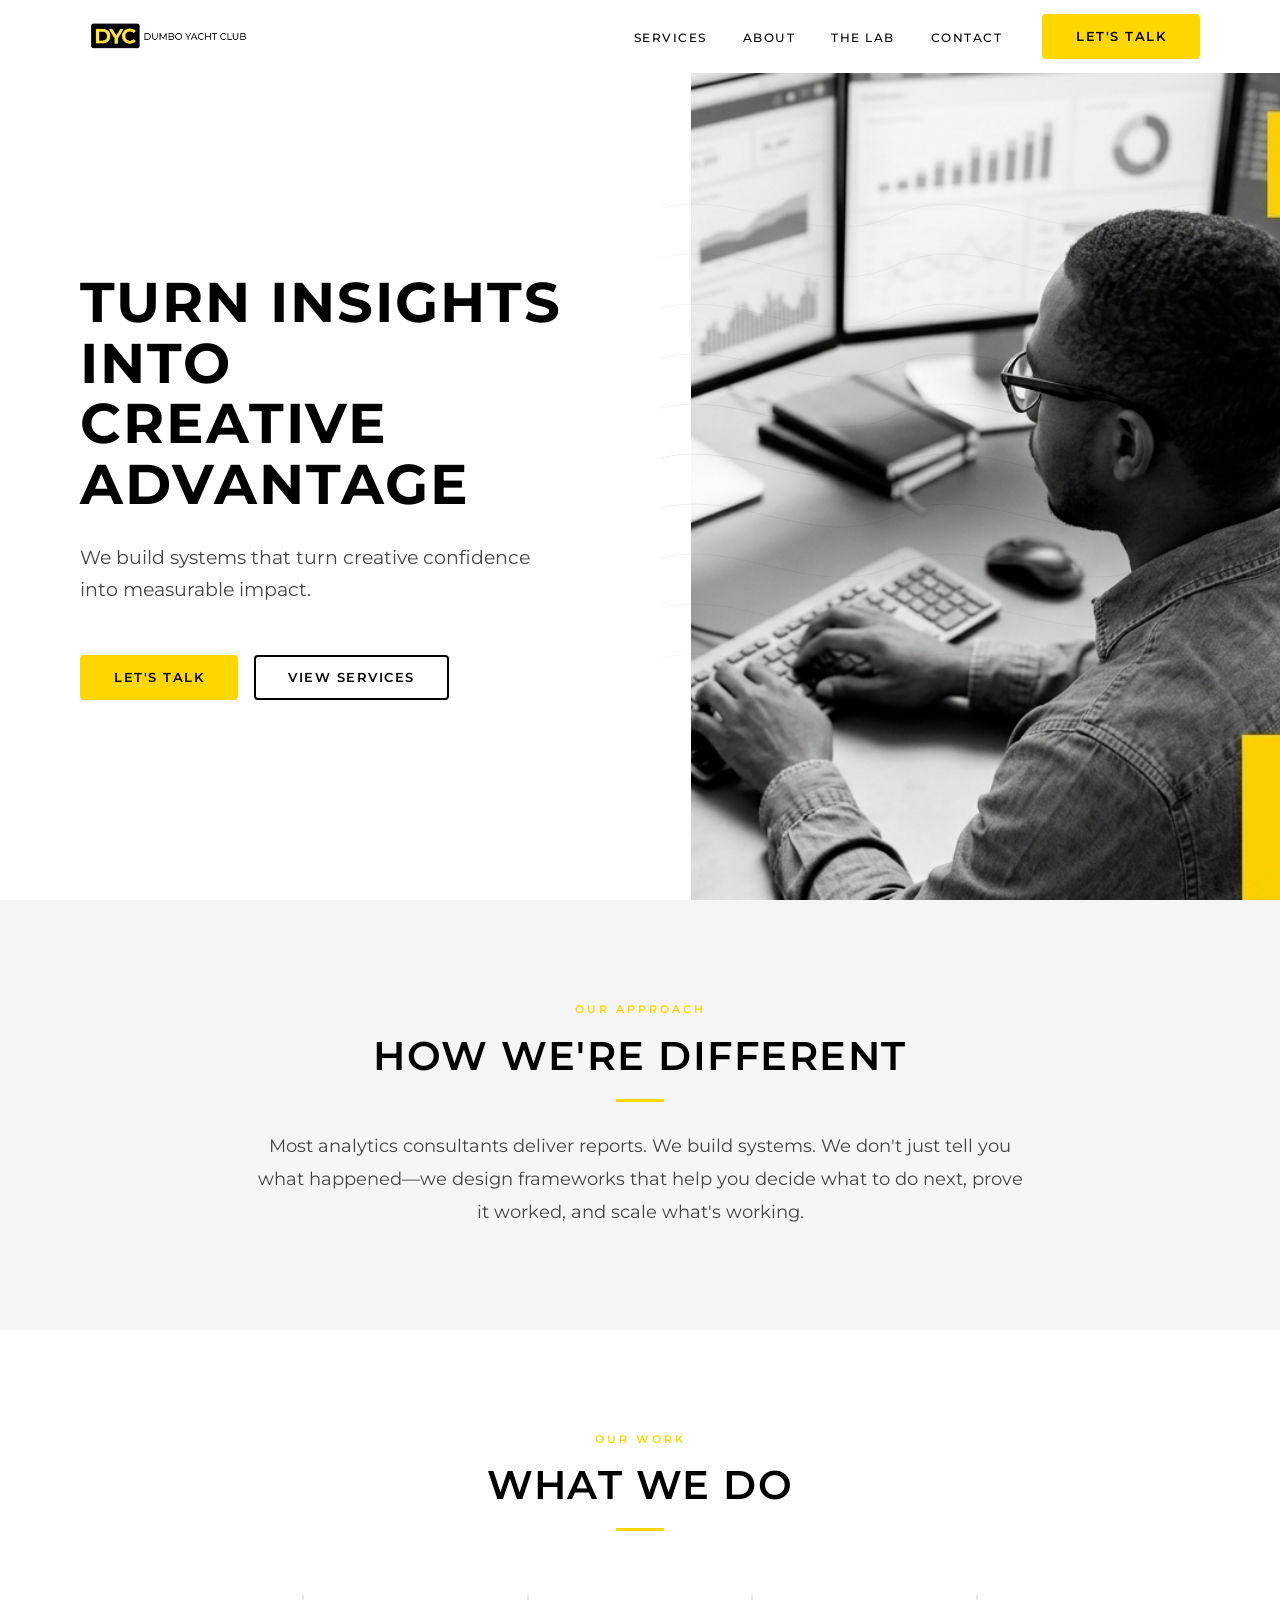
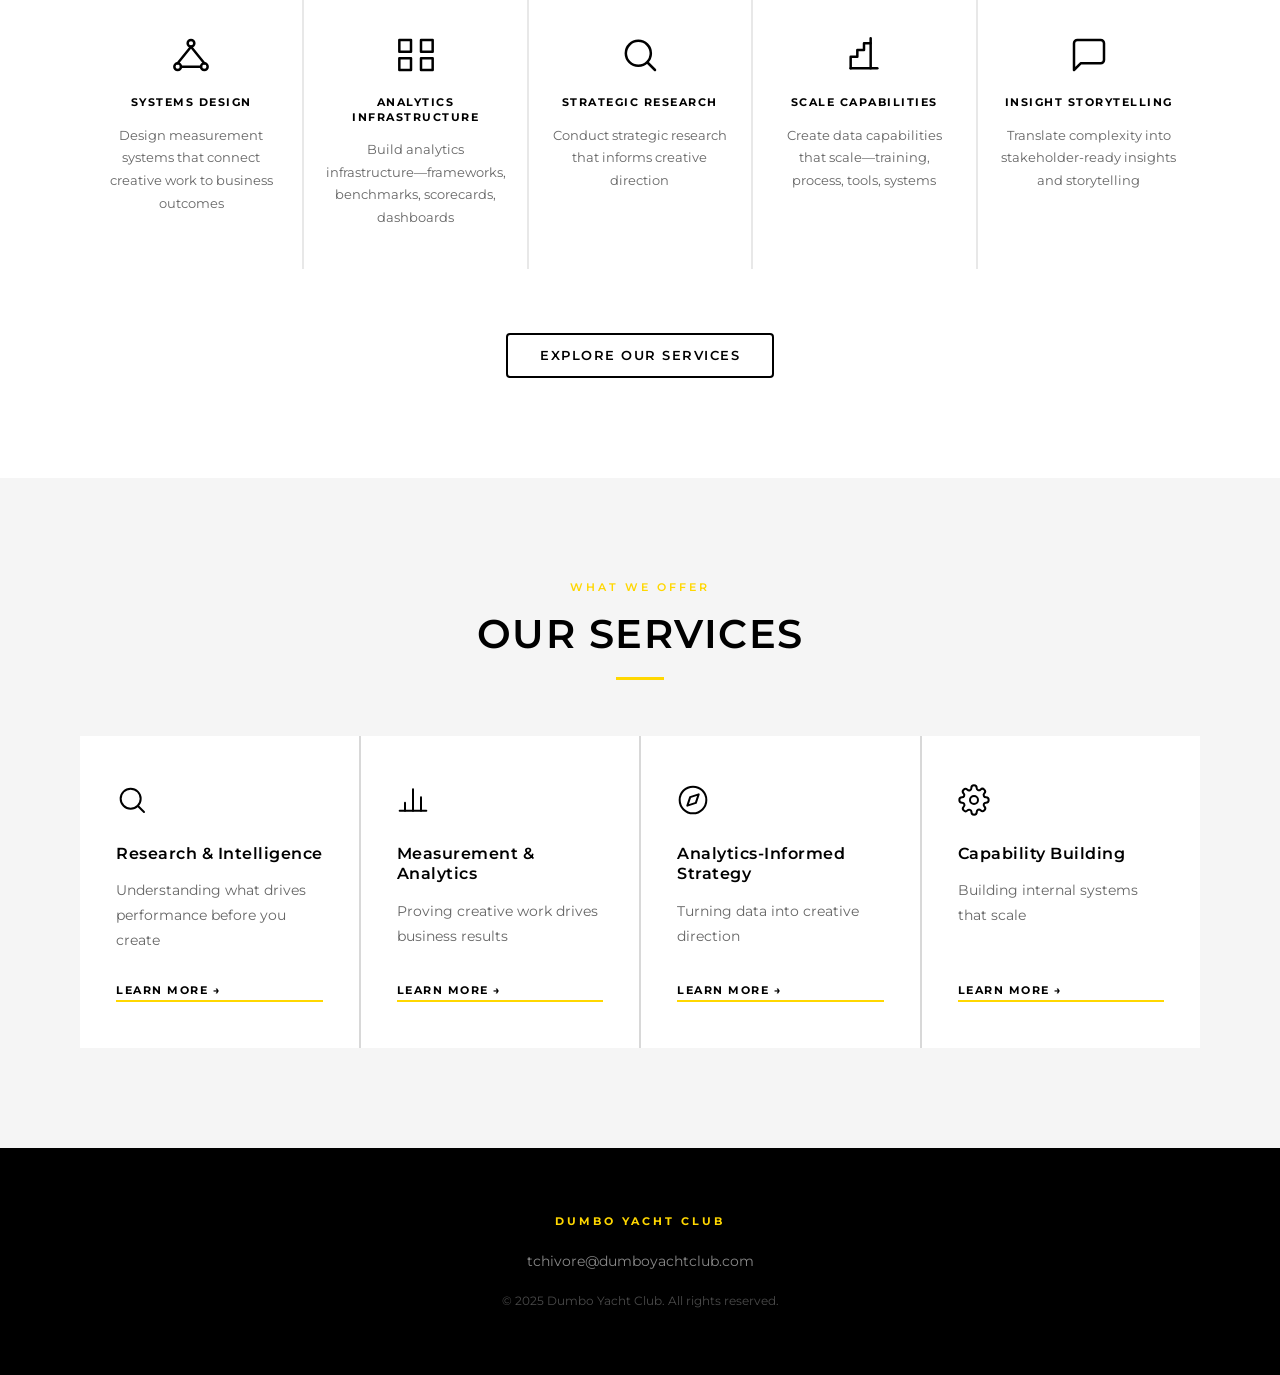
<file: index.html>
<!DOCTYPE html>
<html lang="en">
<head>
  <meta charset="UTF-8" />
  <meta name="viewport" content="width=device-width, initial-scale=1.0" />
  <meta name="description" content="Dumbo Yacht Club — an analytics consultancy that helps creative agencies and brand teams turn insights into competitive advantage." />
  <title>Dumbo Yacht Club — Analytics Consultancy</title>
  <link rel="preconnect" href="https://fonts.googleapis.com" />
  <link rel="preconnect" href="https://fonts.gstatic.com" crossorigin />
  <link href="https://fonts.googleapis.com/css2?family=Montserrat:wght@300;400;500;600;700&display=swap" rel="stylesheet" />
  <link rel="stylesheet" href="styles.css" />
  <link rel="icon" href="favicon.ico" />
</head>
<body>

  <!-- ===================== HEADER ===================== -->
  <header class="site-header" id="site-header">
    <nav class="nav-container" aria-label="Primary navigation">
      <a href="index.html" class="logo" aria-label="Dumbo Yacht Club — Home">
        <img src="logo.png" alt="Dumbo Yacht Club" class="logo-img" />
      </a>

      <ul class="nav-links" role="list">
        <li><a href="services.html">Services</a></li>
        <li><a href="about.html">About</a></li>
        <li><a href="lab.html">The Lab</a></li>
        <li><a href="contact.html">Contact</a></li>
      </ul>

      <a href="contact.html" class="btn btn-primary nav-cta">Let's Talk</a>

      <button class="hamburger" aria-label="Open navigation menu" aria-expanded="false">
        <span></span>
        <span></span>
        <span></span>
      </button>
    </nav>

    <!-- Mobile Menu -->
    <div class="mobile-menu" role="dialog" aria-label="Mobile navigation">
      <nav class="mobile-nav">
        <a href="services.html">Services</a>
        <a href="about.html">About</a>
        <a href="lab.html">The Lab</a>
        <a href="contact.html">Contact</a>
      </nav>
      <div class="mobile-cta">
        <a href="contact.html" class="btn btn-primary">Let's Talk</a>
      </div>
    </div>
  </header>

  <main>

    <!-- ===================== HERO ===================== -->
    <section class="hero" aria-label="Hero">
      <div class="container">
        <div class="hero-content">
          <h1 class="fade-in">Turn insights into<br>creative advantage</h1>
          <p class="hero-sub fade-in delay-1">
            We build systems that turn creative confidence into measurable impact.
          </p>
          <div class="hero-ctas fade-in delay-2">
            <a href="contact.html" class="btn btn-primary">Let's Talk</a>
            <a href="services.html" class="btn btn-secondary">View Services</a>
          </div>
        </div>
      </div>

      <!-- Hero image -->
      <div class="hero-image">
        <img src="hero-image.png" alt="Analyst reviewing multi-monitor performance dashboards" />
      </div>

      <!-- Nautical wave decoration -->
      <div class="hero-wave" aria-hidden="true">
        <svg viewBox="0 0 660 580" xmlns="http://www.w3.org/2000/svg" preserveAspectRatio="xMidYMid slice">
          <g fill="none" stroke="#000000" stroke-linecap="round">
            <path d="M-20,60  C65,20  150,100 235,60  C320,20  405,100 490,60  C575,20  660,100 745,60"  stroke-width="0.7" opacity="0.06"/>
            <path d="M-20,110 C65,70  150,150 235,110 C320,70  405,150 490,110 C575,70  660,150 745,110" stroke-width="0.7" opacity="0.065"/>
            <path d="M-20,160 C65,120 150,200 235,160 C320,120 405,200 490,160 C575,120 660,200 745,160" stroke-width="0.7" opacity="0.07"/>
            <path d="M-20,210 C65,170 150,250 235,210 C320,170 405,250 490,210 C575,170 660,250 745,210" stroke-width="0.8" opacity="0.07"/>
            <path d="M-20,260 C65,220 150,300 235,260 C320,220 405,300 490,260 C575,220 660,300 745,260" stroke-width="0.8" opacity="0.075"/>
            <path d="M-20,310 C65,270 150,350 235,310 C320,270 405,350 490,310 C575,270 660,350 745,310" stroke-width="0.9" opacity="0.08"/>
            <path d="M-20,360 C65,320 150,400 235,360 C320,320 405,400 490,360 C575,320 660,400 745,360" stroke-width="0.9" opacity="0.075"/>
            <path d="M-20,410 C65,370 150,450 235,410 C320,370 405,450 490,410 C575,370 660,450 745,410" stroke-width="0.8" opacity="0.07"/>
            <path d="M-20,460 C65,420 150,500 235,460 C320,420 405,500 490,460 C575,420 660,500 745,460" stroke-width="0.7" opacity="0.065"/>
            <path d="M-20,510 C65,470 150,550 235,510 C320,470 405,550 490,510 C575,470 660,550 745,510" stroke-width="0.7" opacity="0.06"/>
          </g>
        </svg>
      </div>
    </section>

    <!-- ===================== HOW WE'RE DIFFERENT ===================== -->
    <section class="how-different" aria-label="How we're different">
      <div class="container">
        <div class="inner fade-in">
          <span class="section-label">Our Approach</span>
          <h2>How We're Different</h2>
          <div class="divider divider-center"></div>
          <p>
            Most analytics consultants deliver reports. We build systems. We don't just tell
            you what happened—we design frameworks that help you decide what to do next,
            prove it worked, and scale what's working.
          </p>
        </div>
      </div>
    </section>

    <!-- ===================== WHAT WE DO ===================== -->
    <section class="what-we-do" aria-label="What we do">
      <div class="container">
        <div class="section-head fade-in">
          <span class="section-label">Our Work</span>
          <h2>What We Do</h2>
          <div class="divider divider-center"></div>
        </div>

        <div class="wwd-grid">

          <!-- 1: Systems Design -->
          <div class="wwd-item fade-in delay-1">
            <div class="wwd-icon" aria-hidden="true">
              <svg viewBox="0 0 24 24" fill="none" stroke="#000" stroke-width="1.5" stroke-linecap="round" stroke-linejoin="round">
                <circle cx="12" cy="5" r="2"/>
                <circle cx="4" cy="19" r="2"/>
                <circle cx="20" cy="19" r="2"/>
                <line x1="12" y1="7" x2="4" y2="17"/>
                <line x1="12" y1="7" x2="20" y2="17"/>
                <line x1="6" y1="19" x2="18" y2="19"/>
              </svg>
            </div>
            <h3>Systems Design</h3>
            <p>Design measurement systems that connect creative work to business outcomes</p>
          </div>

          <!-- 2: Analytics Infrastructure -->
          <div class="wwd-item fade-in delay-2">
            <div class="wwd-icon" aria-hidden="true">
              <svg viewBox="0 0 24 24" fill="none" stroke="#000" stroke-width="1.5" stroke-linecap="round" stroke-linejoin="round">
                <rect x="2" y="3" width="7" height="7"/>
                <rect x="15" y="3" width="7" height="7"/>
                <rect x="15" y="14" width="7" height="7"/>
                <rect x="2" y="14" width="7" height="7"/>
              </svg>
            </div>
            <h3>Analytics Infrastructure</h3>
            <p>Build analytics infrastructure—frameworks, benchmarks, scorecards, dashboards</p>
          </div>

          <!-- 3: Strategic Research -->
          <div class="wwd-item fade-in delay-3">
            <div class="wwd-icon" aria-hidden="true">
              <svg viewBox="0 0 24 24" fill="none" stroke="#000" stroke-width="1.5" stroke-linecap="round" stroke-linejoin="round">
                <circle cx="11" cy="11" r="7.5"/>
                <line x1="21" y1="21" x2="16.65" y2="16.65"/>
              </svg>
            </div>
            <h3>Strategic Research</h3>
            <p>Conduct strategic research that informs creative direction</p>
          </div>

          <!-- 4: Scale Capabilities -->
          <div class="wwd-item fade-in delay-4">
            <div class="wwd-icon" aria-hidden="true">
              <svg viewBox="0 0 24 24" fill="none" stroke="#000" stroke-width="1.5" stroke-linecap="round" stroke-linejoin="round">
                <polyline points="4,20 4,13 8,13 8,9 12,9 12,5 16,5 16,2"/>
                <line x1="4" y1="20" x2="20" y2="20"/>
                <line x1="16" y1="20" x2="16" y2="5"/>
              </svg>
            </div>
            <h3>Scale Capabilities</h3>
            <p>Create data capabilities that scale—training, process, tools, systems</p>
          </div>

          <!-- 5: Insight Storytelling -->
          <div class="wwd-item fade-in delay-5">
            <div class="wwd-icon" aria-hidden="true">
              <svg viewBox="0 0 24 24" fill="none" stroke="#000" stroke-width="1.5" stroke-linecap="round" stroke-linejoin="round">
                <path d="M21 15a2 2 0 0 1-2 2H7l-4 4V5a2 2 0 0 1 2-2h14a2 2 0 0 1 2 2z"/>
              </svg>
            </div>
            <h3>Insight Storytelling</h3>
            <p>Translate complexity into stakeholder-ready insights and storytelling</p>
          </div>

        </div>

        <div class="wwd-cta fade-in">
          <a href="services.html" class="btn btn-secondary">Explore Our Services</a>
        </div>
      </div>
    </section>

    <!-- ===================== SERVICES OVERVIEW ===================== -->
    <section class="services-overview" aria-label="Services overview">
      <div class="container">
        <div class="section-head fade-in">
          <span class="section-label">What We Offer</span>
          <h2>Our Services</h2>
          <div class="divider divider-center"></div>
        </div>

        <div class="svc-grid">

          <!-- Card 1 -->
          <a href="services.html#research-intelligence" class="svc-card fade-in delay-1">
            <div class="card-icon" aria-hidden="true">
              <svg viewBox="0 0 24 24" fill="none" stroke="#000" stroke-width="1.5" stroke-linecap="round" stroke-linejoin="round">
                <circle cx="11" cy="11" r="7.5"/>
                <line x1="21" y1="21" x2="16.65" y2="16.65"/>
              </svg>
            </div>
            <h3>Research &amp; Intelligence</h3>
            <p>Understanding what drives performance before you create</p>
            <span class="card-link">Learn More →</span>
          </a>

          <!-- Card 2 -->
          <a href="services.html#measurement-analytics" class="svc-card fade-in delay-2">
            <div class="card-icon" aria-hidden="true">
              <svg viewBox="0 0 24 24" fill="none" stroke="#000" stroke-width="1.5" stroke-linecap="round" stroke-linejoin="round">
                <line x1="18" y1="20" x2="18" y2="10"/>
                <line x1="12" y1="20" x2="12" y2="4"/>
                <line x1="6"  y1="20" x2="6"  y2="14"/>
                <line x1="2"  y1="20" x2="22" y2="20"/>
              </svg>
            </div>
            <h3>Measurement &amp; Analytics</h3>
            <p>Proving creative work drives business results</p>
            <span class="card-link">Learn More →</span>
          </a>

          <!-- Card 3 -->
          <a href="services.html#analytics-strategy" class="svc-card fade-in delay-3">
            <div class="card-icon" aria-hidden="true">
              <svg viewBox="0 0 24 24" fill="none" stroke="#000" stroke-width="1.5" stroke-linecap="round" stroke-linejoin="round">
                <circle cx="12" cy="12" r="10"/>
                <polygon points="16.24 7.76 14.12 14.12 7.76 16.24 9.88 9.88 16.24 7.76"/>
              </svg>
            </div>
            <h3>Analytics&#8209;Informed Strategy</h3>
            <p>Turning data into creative direction</p>
            <span class="card-link">Learn More →</span>
          </a>

          <!-- Card 4 -->
          <a href="services.html#capability-building" class="svc-card fade-in delay-4">
            <div class="card-icon" aria-hidden="true">
              <svg viewBox="0 0 24 24" fill="none" stroke="#000" stroke-width="1.5" stroke-linecap="round" stroke-linejoin="round">
                <circle cx="12" cy="12" r="3"/>
                <path d="M19.4 15a1.65 1.65 0 0 0 .33 1.82l.06.06a2 2 0 0 1-2.83 2.83l-.06-.06a1.65 1.65 0 0 0-1.82-.33 1.65 1.65 0 0 0-1 1.51V21a2 2 0 0 1-4 0v-.09A1.65 1.65 0 0 0 9 19.4a1.65 1.65 0 0 0-1.82.33l-.06.06a2 2 0 0 1-2.83-2.83l.06-.06A1.65 1.65 0 0 0 4.68 15a1.65 1.65 0 0 0-1.51-1H3a2 2 0 0 1 0-4h.09A1.65 1.65 0 0 0 4.6 9a1.65 1.65 0 0 0-.33-1.82l-.06-.06a2 2 0 0 1 2.83-2.83l.06.06A1.65 1.65 0 0 0 9 4.68a1.65 1.65 0 0 0 1-1.51V3a2 2 0 0 1 4 0v.09a1.65 1.65 0 0 0 1 1.51 1.65 1.65 0 0 0 1.82-.33l.06-.06a2 2 0 0 1 2.83 2.83l-.06.06A1.65 1.65 0 0 0 19.4 9a1.65 1.65 0 0 0 1.51 1H21a2 2 0 0 1 0 4h-.09a1.65 1.65 0 0 0-1.51 1z"/>
              </svg>
            </div>
            <h3>Capability Building</h3>
            <p>Building internal systems that scale</p>
            <span class="card-link">Learn More →</span>
          </a>

        </div>
      </div>
    </section>

  </main>

  <!-- ===================== FOOTER ===================== -->
  <footer class="site-footer">
    <div class="footer-inner">
      <p class="footer-brand">Dumbo Yacht Club</p>
      <p class="footer-email">
        <a href="mailto:tchivore@dumboyachtclub.com">tchivore@dumboyachtclub.com</a>
      </p>
      <p class="footer-copy">&copy; 2025 Dumbo Yacht Club. All rights reserved.</p>
    </div>
  </footer>

  <script src="script.js"></script>
</body>
</html>
</file>
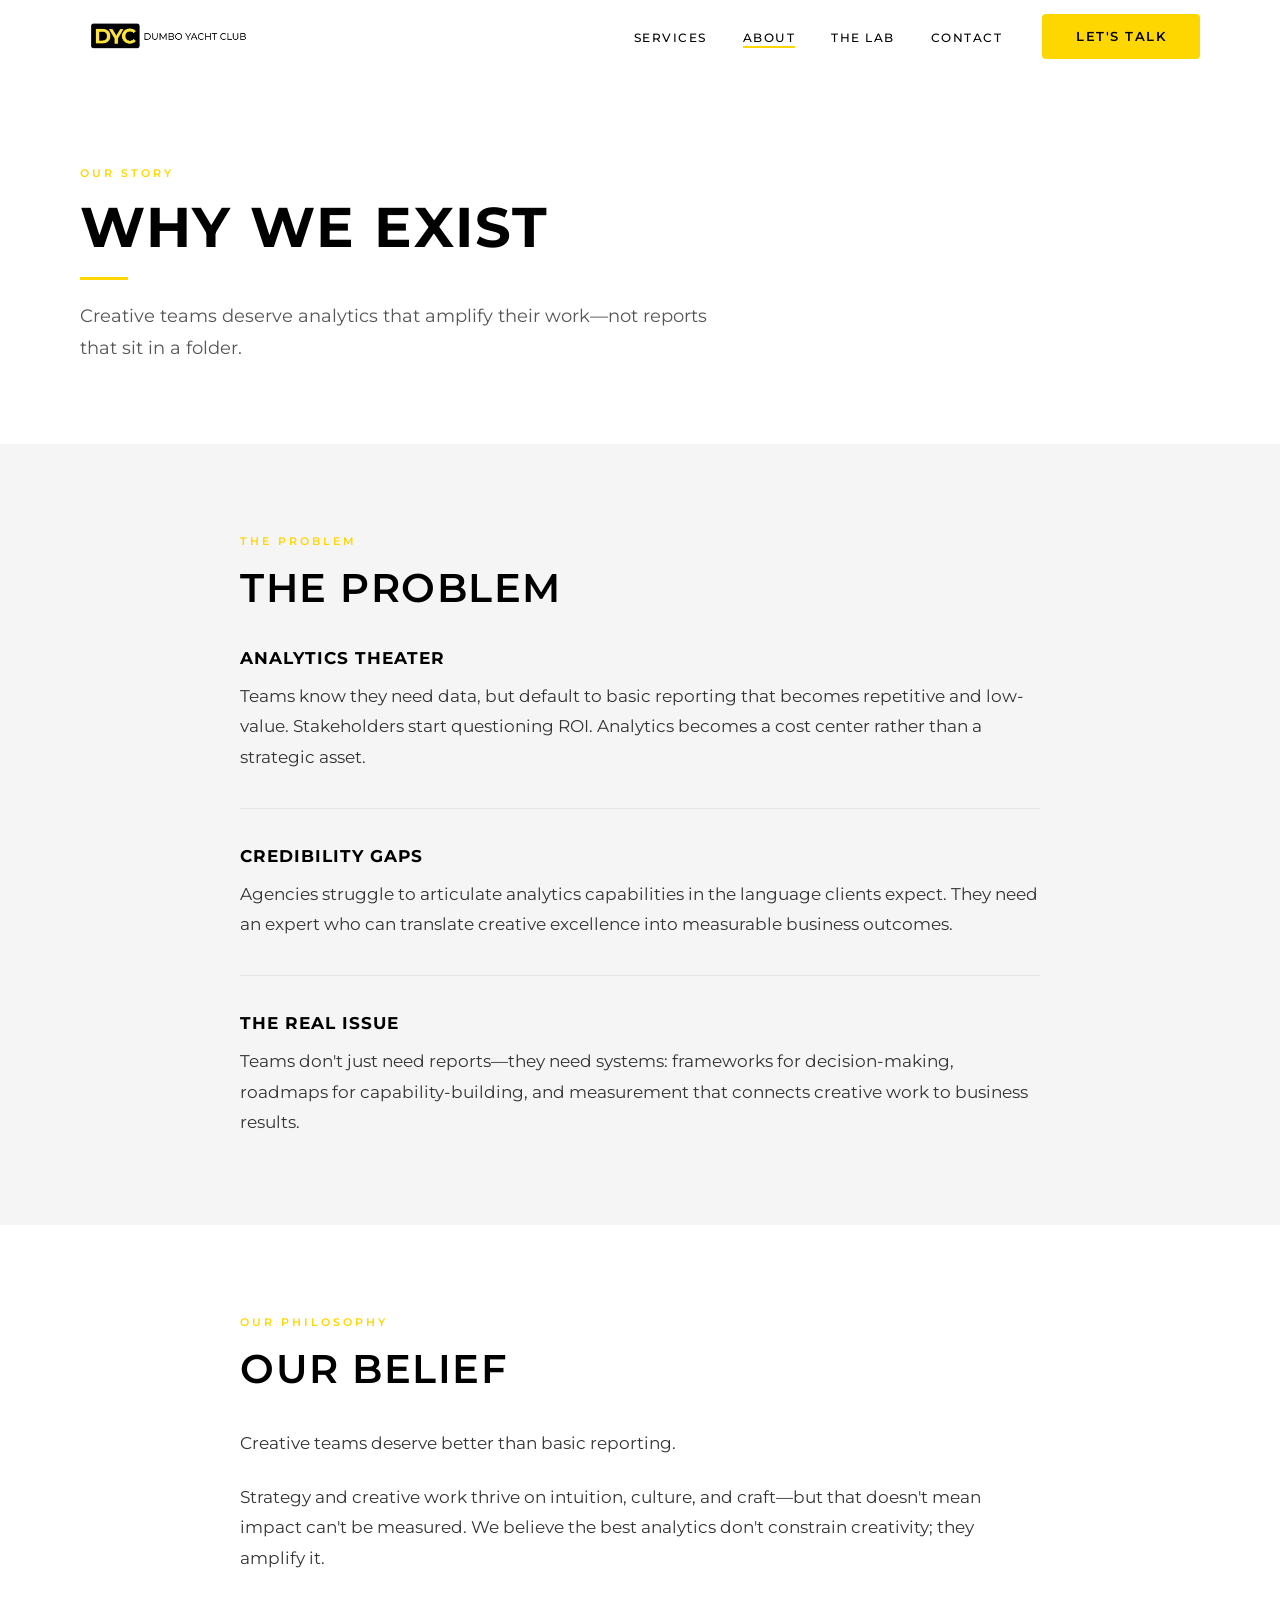
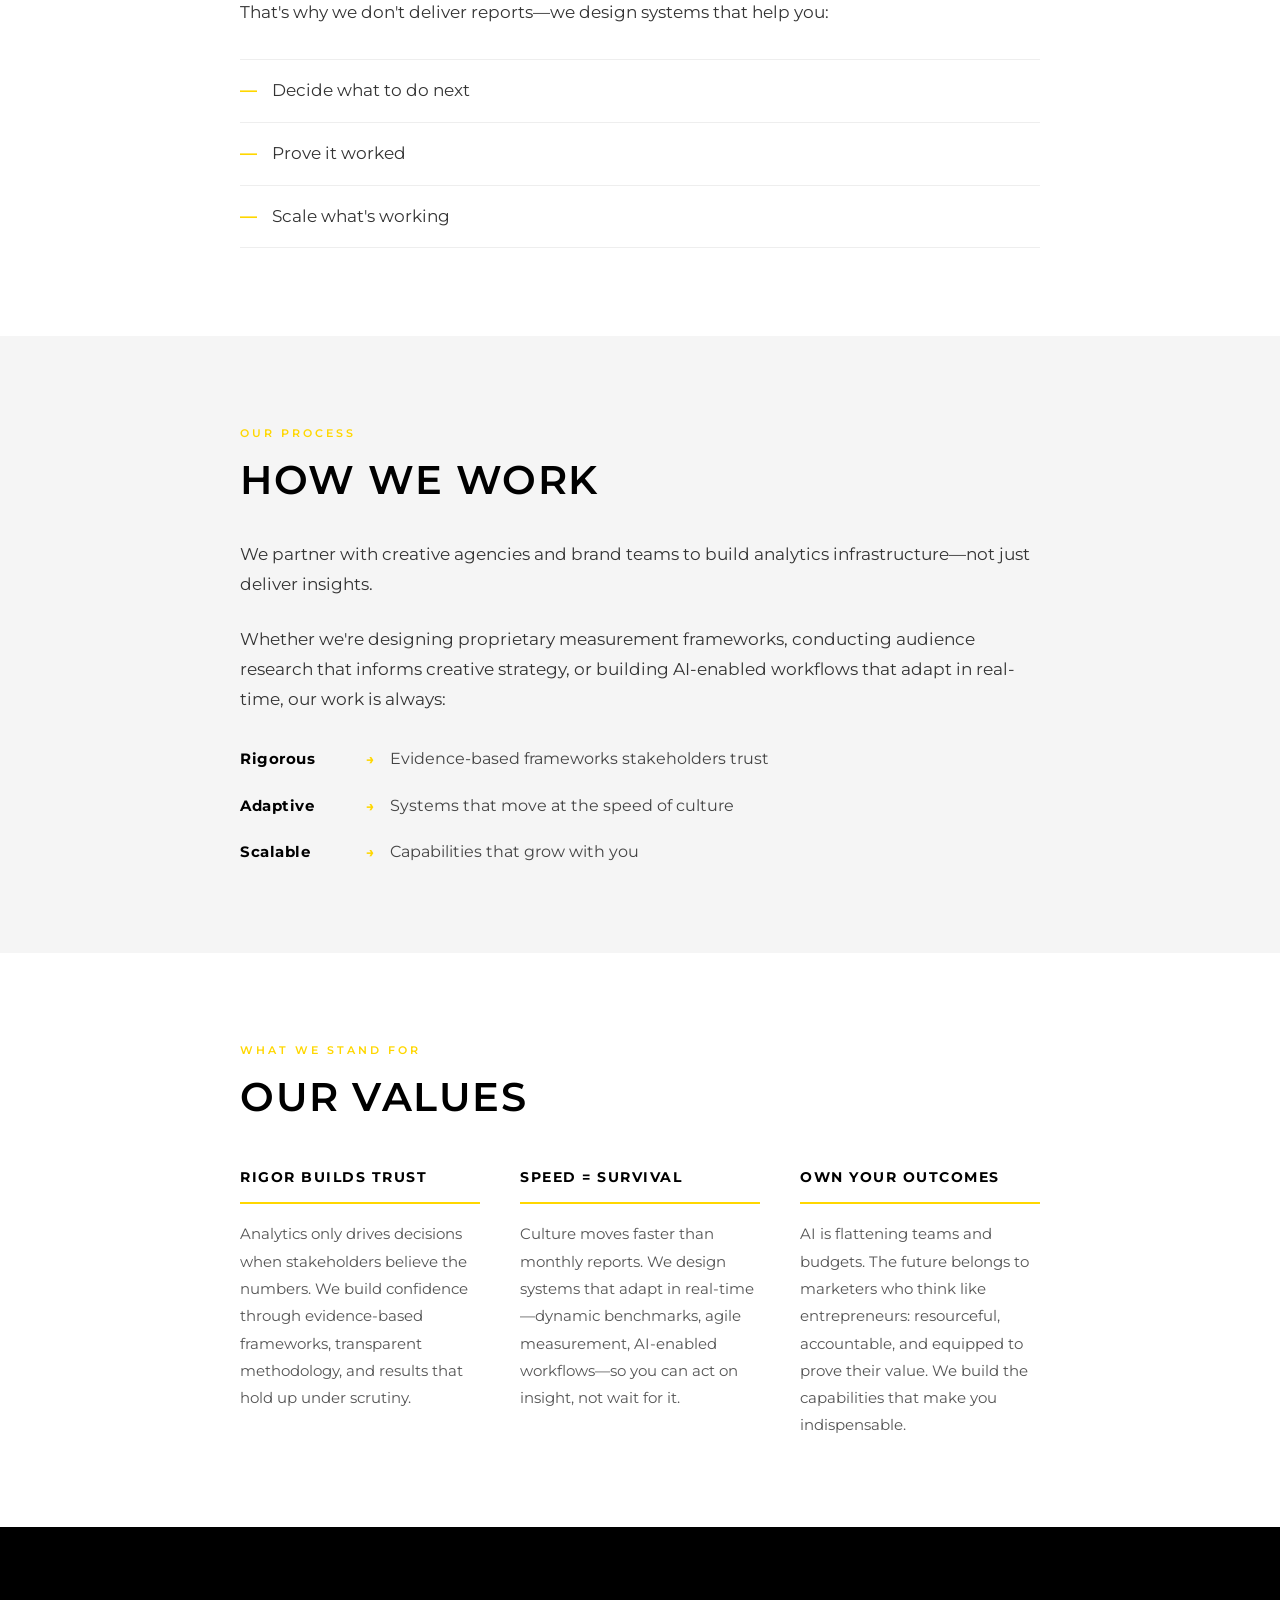
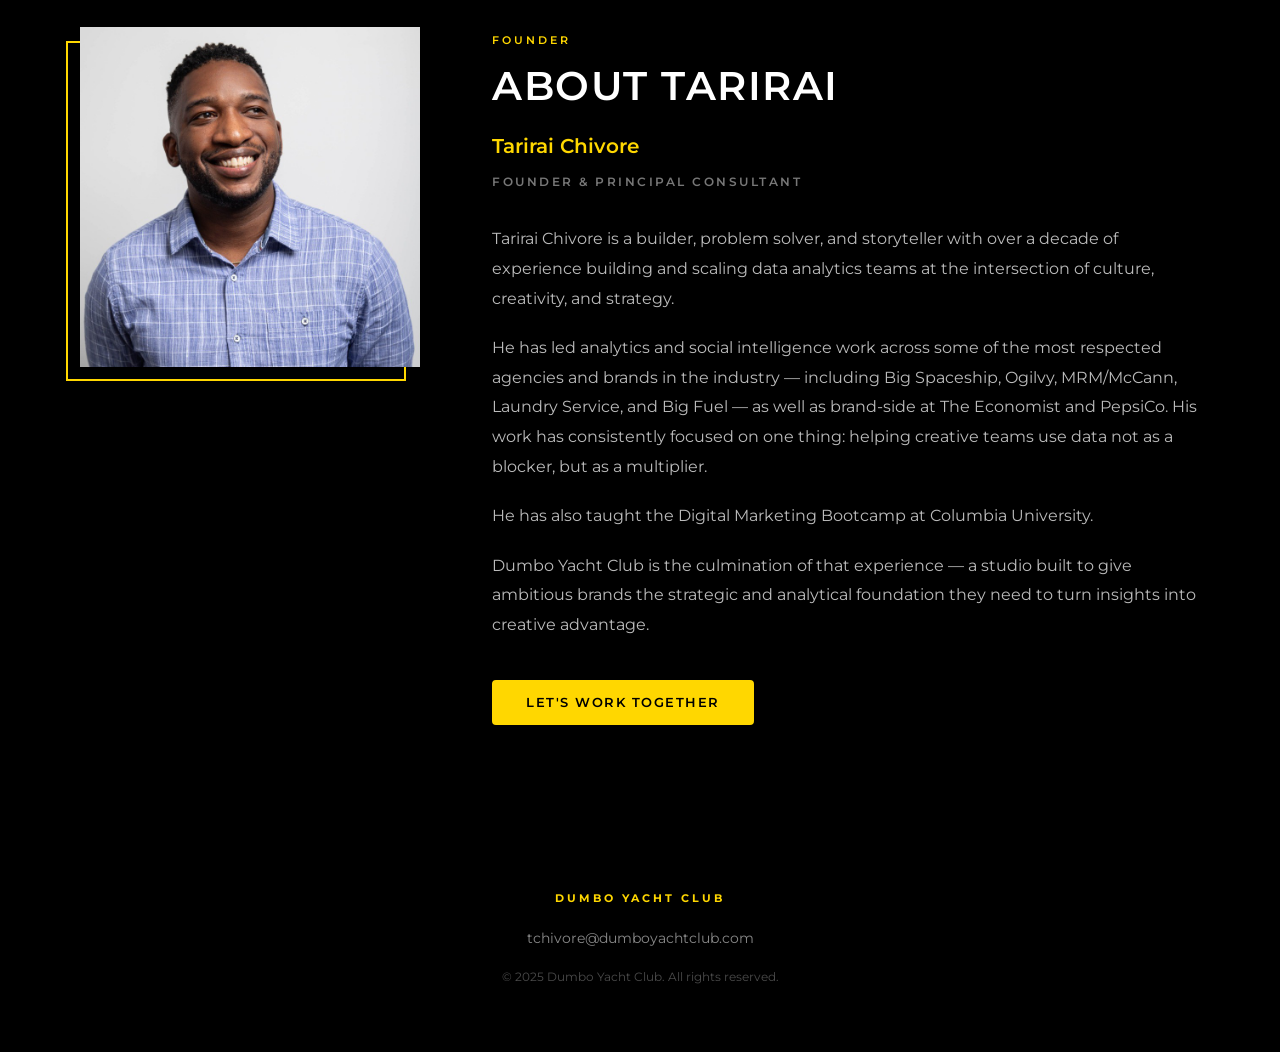
<file: about.html>
<!DOCTYPE html>
<html lang="en">
<head>
  <meta charset="UTF-8" />
  <meta name="viewport" content="width=device-width, initial-scale=1.0" />
  <meta name="description" content="About Dumbo Yacht Club — why we exist, what we believe, and how we work with creative agencies and brand teams." />
  <title>About — Dumbo Yacht Club</title>
  <link rel="preconnect" href="https://fonts.googleapis.com" />
  <link rel="preconnect" href="https://fonts.gstatic.com" crossorigin />
  <link href="https://fonts.googleapis.com/css2?family=Montserrat:wght@300;400;500;600;700&display=swap" rel="stylesheet" />
  <link rel="stylesheet" href="styles.css" />
  <link rel="icon" href="favicon.ico" />
</head>
<body>

  <!-- ===================== HEADER ===================== -->
  <header class="site-header" id="site-header">
    <nav class="nav-container" aria-label="Primary navigation">
      <a href="index.html" class="logo" aria-label="Dumbo Yacht Club — Home">
        <img src="logo.png" alt="Dumbo Yacht Club" class="logo-img" />
      </a>

      <ul class="nav-links" role="list">
        <li><a href="services.html">Services</a></li>
        <li><a href="about.html">About</a></li>
        <li><a href="lab.html">The Lab</a></li>
        <li><a href="contact.html">Contact</a></li>
      </ul>

      <a href="contact.html" class="btn btn-primary nav-cta">Let's Talk</a>

      <button class="hamburger" aria-label="Open navigation menu" aria-expanded="false">
        <span></span>
        <span></span>
        <span></span>
      </button>
    </nav>

    <div class="mobile-menu" role="dialog" aria-label="Mobile navigation">
      <nav class="mobile-nav">
        <a href="services.html">Services</a>
        <a href="about.html">About</a>
        <a href="lab.html">The Lab</a>
        <a href="contact.html">Contact</a>
      </nav>
      <div class="mobile-cta">
        <a href="contact.html" class="btn btn-primary">Let's Talk</a>
      </div>
    </div>
  </header>

  <main>

    <!-- ===================== PAGE HERO ===================== -->
    <section class="page-hero">
      <div class="container">
        <span class="section-label fade-in">Our Story</span>
        <h1 class="fade-in delay-1">Why We Exist</h1>
        <div class="divider fade-in delay-2"></div>
        <p class="lead fade-in delay-3">
          Creative teams deserve analytics that amplify their work—not reports that sit in a folder.
        </p>
      </div>
    </section>

    <!-- ===================== SECTION 1: THE PROBLEM ===================== -->
    <section class="about-section" aria-label="The Problem">
      <div class="container">
        <div class="about-inner fade-in">
          <span class="section-label">The Problem</span>
          <h2>The Problem</h2>

          <div class="problem-block">
            <h3>Analytics Theater</h3>
            <p>
              Teams know they need data, but default to basic reporting that becomes repetitive
              and low-value. Stakeholders start questioning ROI. Analytics becomes a cost center
              rather than a strategic asset.
            </p>
          </div>

          <div class="problem-block">
            <h3>Credibility Gaps</h3>
            <p>
              Agencies struggle to articulate analytics capabilities in the language clients expect.
              They need an expert who can translate creative excellence into measurable business outcomes.
            </p>
          </div>

          <div class="problem-block">
            <h3>The Real Issue</h3>
            <p>
              Teams don't just need reports—they need systems: frameworks for decision-making,
              roadmaps for capability-building, and measurement that connects creative work to
              business results.
            </p>
          </div>
        </div>
      </div>
    </section>

    <!-- ===================== SECTION 2: OUR BELIEF ===================== -->
    <section class="about-section" aria-label="Our Belief">
      <div class="container">
        <div class="about-inner fade-in">
          <span class="section-label">Our Philosophy</span>
          <h2>Our Belief</h2>

          <p>
            Creative teams deserve better than basic reporting.
          </p>
          <p>
            Strategy and creative work thrive on intuition, culture, and craft—but that
            doesn't mean impact can't be measured. We believe the best analytics don't
            constrain creativity; they amplify it.
          </p>
          <p>
            That's why we don't deliver reports—we design systems that help you:
          </p>

          <div class="belief-items">
            <div class="belief-item">Decide what to do next</div>
            <div class="belief-item">Prove it worked</div>
            <div class="belief-item">Scale what's working</div>
          </div>
        </div>
      </div>
    </section>

    <!-- ===================== SECTION 3: HOW WE WORK ===================== -->
    <section class="about-section" aria-label="How We Work">
      <div class="container">
        <div class="about-inner fade-in">
          <span class="section-label">Our Process</span>
          <h2>How We Work</h2>

          <p>
            We partner with creative agencies and brand teams to build analytics
            infrastructure—not just deliver insights.
          </p>
          <p>
            Whether we're designing proprietary measurement frameworks, conducting audience
            research that informs creative strategy, or building AI-enabled workflows that
            adapt in real-time, our work is always:
          </p>

          <div class="work-attrs">
            <div class="work-attr">
              <span class="work-attr-label"><strong>Rigorous</strong></span>
              <span class="work-attr-arrow">→</span>
              <span class="work-attr-desc">Evidence-based frameworks stakeholders trust</span>
            </div>
            <div class="work-attr">
              <span class="work-attr-label"><strong>Adaptive</strong></span>
              <span class="work-attr-arrow">→</span>
              <span class="work-attr-desc">Systems that move at the speed of culture</span>
            </div>
            <div class="work-attr">
              <span class="work-attr-label"><strong>Scalable</strong></span>
              <span class="work-attr-arrow">→</span>
              <span class="work-attr-desc">Capabilities that grow with you</span>
            </div>
          </div>
        </div>
      </div>
    </section>

    <!-- ===================== SECTION 4: OUR VALUES ===================== -->
    <section class="about-section" aria-label="Our Values">
      <div class="container">
        <div class="about-inner fade-in">
          <span class="section-label">What We Stand For</span>
          <h2>Our Values</h2>

          <div class="values-grid">

            <div class="value-card fade-in delay-1">
              <h3>Rigor builds trust</h3>
              <p>
                Analytics only drives decisions when stakeholders believe the numbers.
                We build confidence through evidence-based frameworks, transparent
                methodology, and results that hold up under scrutiny.
              </p>
            </div>

            <div class="value-card fade-in delay-2">
              <h3>Speed = survival</h3>
              <p>
                Culture moves faster than monthly reports. We design systems that adapt
                in real-time—dynamic benchmarks, agile measurement, AI-enabled workflows—so
                you can act on insight, not wait for it.
              </p>
            </div>

            <div class="value-card fade-in delay-3">
              <h3>Own your outcomes</h3>
              <p>
                AI is flattening teams and budgets. The future belongs to marketers who
                think like entrepreneurs: resourceful, accountable, and equipped to prove
                their value. We build the capabilities that make you indispensable.
              </p>
            </div>

          </div>
        </div>
      </div>
    </section>

    <!-- ===================== SECTION 5: ABOUT TARIRAI ===================== -->
    <section class="founder-section" aria-label="About Tarirai">
      <div class="container">
        <div class="founder-layout fade-in">

          <div class="founder-photo-wrap">
            <img src="founder.jpeg" alt="Tarirai Chivore, Founder of Dumbo Yacht Club" class="founder-photo" />
          </div>

          <div class="founder-content">
            <span class="section-label">Founder</span>
            <h2>About Tarirai</h2>
            <p class="founder-name">Tarirai Chivore</p>
            <p class="founder-title">Founder &amp; Principal Consultant</p>

            <p class="founder-bio">
              Tarirai Chivore is a builder, problem solver, and storyteller with over a decade of experience building and scaling data analytics teams at the intersection of culture, creativity, and strategy.
            </p>
            <p class="founder-bio">
              He has led analytics and social intelligence work across some of the most respected agencies and brands in the industry — including Big Spaceship, Ogilvy, MRM/McCann, Laundry Service, and Big Fuel — as well as brand-side at The Economist and PepsiCo. His work has consistently focused on one thing: helping creative teams use data not as a blocker, but as a multiplier.
            </p>
            <p class="founder-bio">
              He has also taught the Digital Marketing Bootcamp at Columbia University.
            </p>
            <p class="founder-bio">
              Dumbo Yacht Club is the culmination of that experience — a studio built to give ambitious brands the strategic and analytical foundation they need to turn insights into creative advantage.
            </p>

            <a href="contact.html" class="btn btn-primary">Let's Work Together</a>
          </div>

        </div>
      </div>
    </section>

  </main>

  <!-- ===================== FOOTER ===================== -->
  <footer class="site-footer">
    <div class="footer-inner">
      <p class="footer-brand">Dumbo Yacht Club</p>
      <p class="footer-email">
        <a href="mailto:tchivore@dumboyachtclub.com">tchivore@dumboyachtclub.com</a>
      </p>
      <p class="footer-copy">&copy; 2025 Dumbo Yacht Club. All rights reserved.</p>
    </div>
  </footer>

  <script src="script.js"></script>
</body>
</html>
</file>
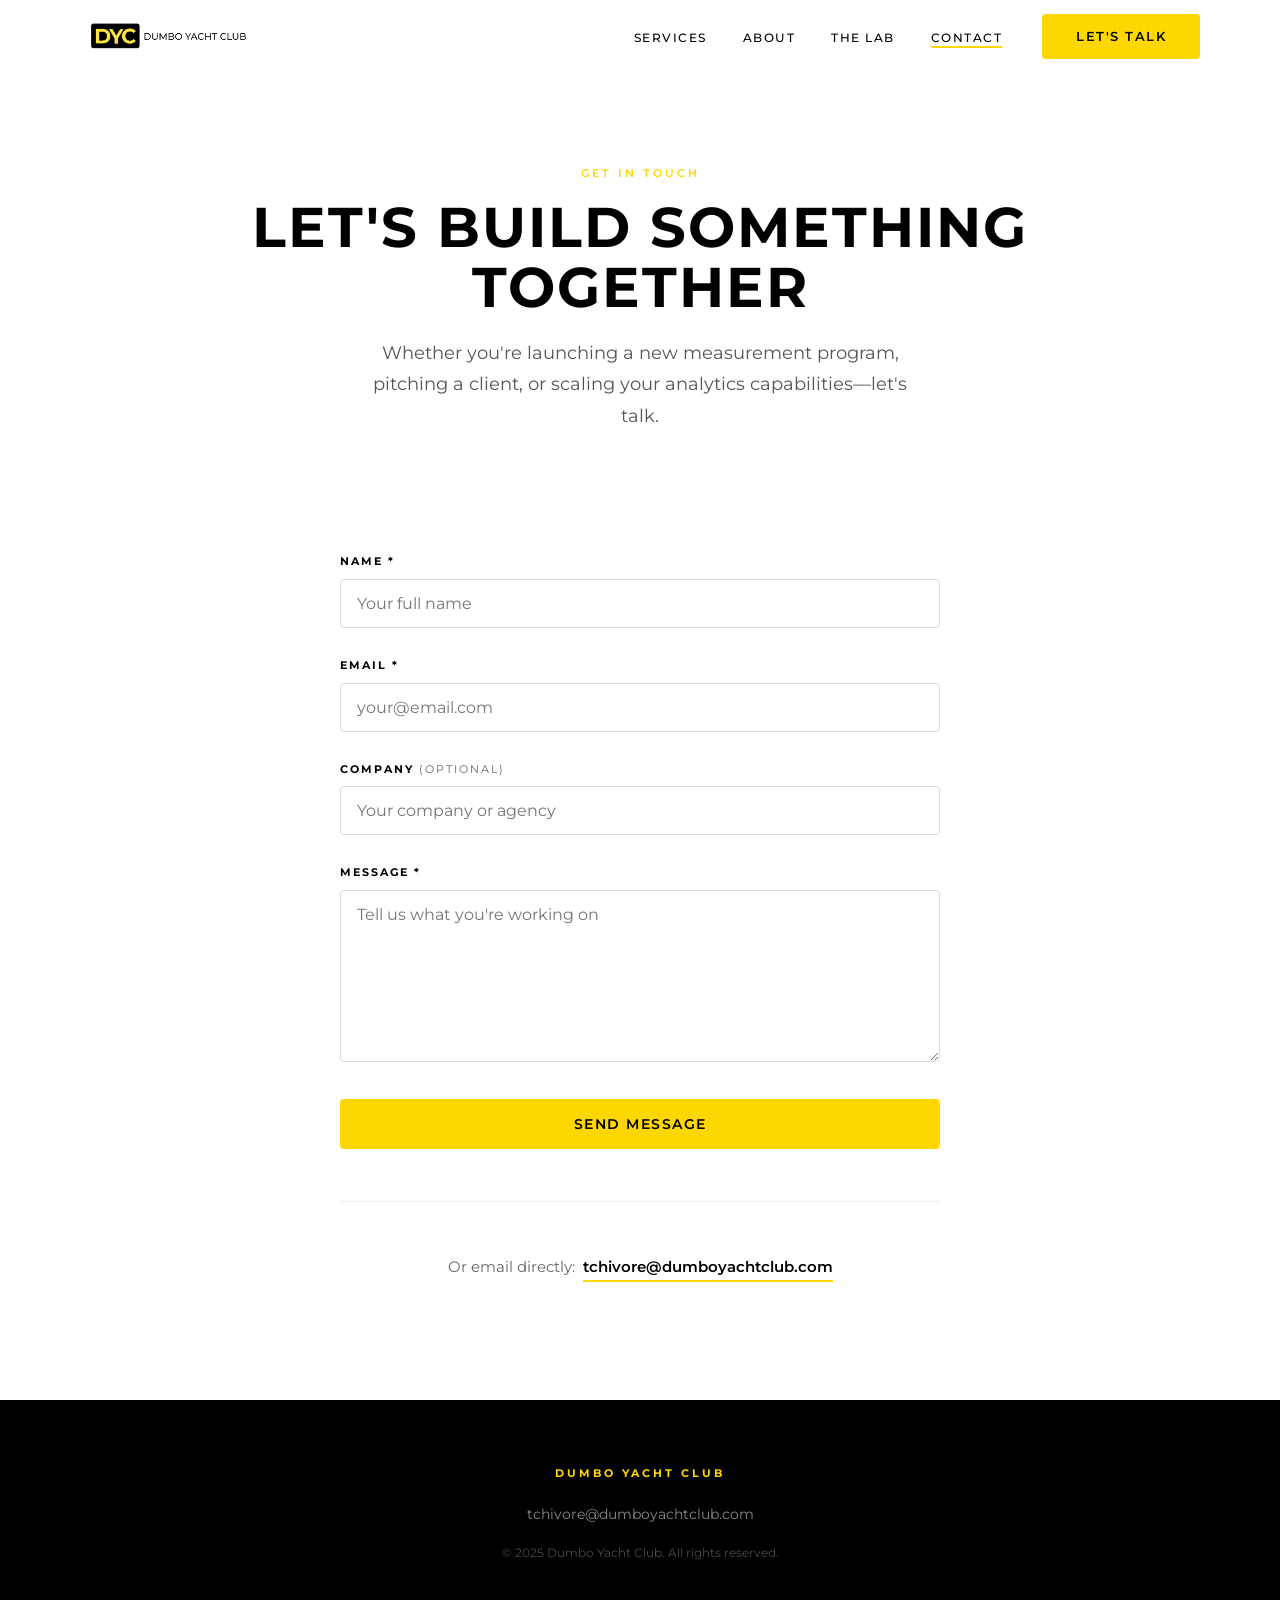
<file: contact.html>
<!DOCTYPE html>
<html lang="en">
<head>
  <meta charset="UTF-8" />
  <meta name="viewport" content="width=device-width, initial-scale=1.0" />
  <meta name="description" content="Get in touch with Dumbo Yacht Club — let's build something together." />
  <title>Contact — Dumbo Yacht Club</title>
  <link rel="preconnect" href="https://fonts.googleapis.com" />
  <link rel="preconnect" href="https://fonts.gstatic.com" crossorigin />
  <link href="https://fonts.googleapis.com/css2?family=Montserrat:wght@300;400;500;600;700&display=swap" rel="stylesheet" />
  <link rel="stylesheet" href="styles.css" />
  <link rel="icon" href="favicon.ico" />
</head>
<body>

  <!-- ===================== HEADER ===================== -->
  <header class="site-header" id="site-header">
    <nav class="nav-container" aria-label="Primary navigation">
      <a href="index.html" class="logo" aria-label="Dumbo Yacht Club — Home">
        <img src="logo.png" alt="Dumbo Yacht Club" class="logo-img" />
      </a>

      <ul class="nav-links" role="list">
        <li><a href="services.html">Services</a></li>
        <li><a href="about.html">About</a></li>
        <li><a href="lab.html">The Lab</a></li>
        <li><a href="contact.html">Contact</a></li>
      </ul>

      <a href="contact.html" class="btn btn-primary nav-cta">Let's Talk</a>

      <button class="hamburger" aria-label="Open navigation menu" aria-expanded="false">
        <span></span>
        <span></span>
        <span></span>
      </button>
    </nav>

    <div class="mobile-menu" role="dialog" aria-label="Mobile navigation">
      <nav class="mobile-nav">
        <a href="services.html">Services</a>
        <a href="about.html">About</a>
        <a href="lab.html">The Lab</a>
        <a href="contact.html">Contact</a>
      </nav>
      <div class="mobile-cta">
        <a href="contact.html" class="btn btn-primary">Let's Talk</a>
      </div>
    </div>
  </header>

  <main>

    <!-- ===================== CONTACT HERO ===================== -->
    <section class="contact-hero">
      <div class="container">
        <span class="section-label fade-in">Get In Touch</span>
        <h1 class="fade-in delay-1">Let's build something<br>together</h1>
        <p class="fade-in delay-2">
          Whether you're launching a new measurement program, pitching a client,
          or scaling your analytics capabilities—let's talk.
        </p>
      </div>
    </section>

    <!-- ===================== CONTACT FORM ===================== -->
    <section class="contact-body">
      <div class="container">
        <div class="contact-form-wrap fade-in">

          <form id="contact-form" class="contact-form" novalidate aria-label="Contact form">

            <div class="form-group">
              <label for="name">Name <span aria-hidden="true">*</span></label>
              <input
                type="text"
                id="name"
                name="name"
                autocomplete="name"
                placeholder="Your full name"
                required
                aria-required="true"
                aria-describedby="name-error"
              />
              <span id="name-error" class="field-error" role="alert"></span>
            </div>

            <div class="form-group">
              <label for="email">Email <span aria-hidden="true">*</span></label>
              <input
                type="email"
                id="email"
                name="email"
                autocomplete="email"
                placeholder="your@email.com"
                required
                aria-required="true"
                aria-describedby="email-error"
              />
              <span id="email-error" class="field-error" role="alert"></span>
            </div>

            <div class="form-group">
              <label for="company">Company <span style="font-weight:400;opacity:0.6">(optional)</span></label>
              <input
                type="text"
                id="company"
                name="company"
                autocomplete="organization"
                placeholder="Your company or agency"
              />
            </div>

            <div class="form-group">
              <label for="message">Message <span aria-hidden="true">*</span></label>
              <textarea
                id="message"
                name="message"
                placeholder="Tell us what you're working on"
                required
                aria-required="true"
                aria-describedby="message-error"
              ></textarea>
              <span id="message-error" class="field-error" role="alert"></span>
            </div>

            <button type="submit" class="btn btn-primary">Send Message</button>

          </form>

          <!-- Success message (hidden until form submitted) -->
          <div id="form-success" class="form-success" role="alert" aria-live="polite">
            <p>Thank you — your message has been sent. We'll be in touch soon.</p>
          </div>

        </div>

        <!-- Alternative contact -->
        <div class="contact-alt fade-in delay-2">
          <p>
            Or email directly:&nbsp;
            <a href="mailto:tchivore@dumboyachtclub.com">tchivore@dumboyachtclub.com</a>
          </p>
        </div>

      </div>
    </section>

  </main>

  <!-- ===================== FOOTER ===================== -->
  <footer class="site-footer">
    <div class="footer-inner">
      <p class="footer-brand">Dumbo Yacht Club</p>
      <p class="footer-email">
        <a href="mailto:tchivore@dumboyachtclub.com">tchivore@dumboyachtclub.com</a>
      </p>
      <p class="footer-copy">&copy; 2025 Dumbo Yacht Club. All rights reserved.</p>
    </div>
  </footer>

  <script src="script.js"></script>
</body>
</html>
</file>
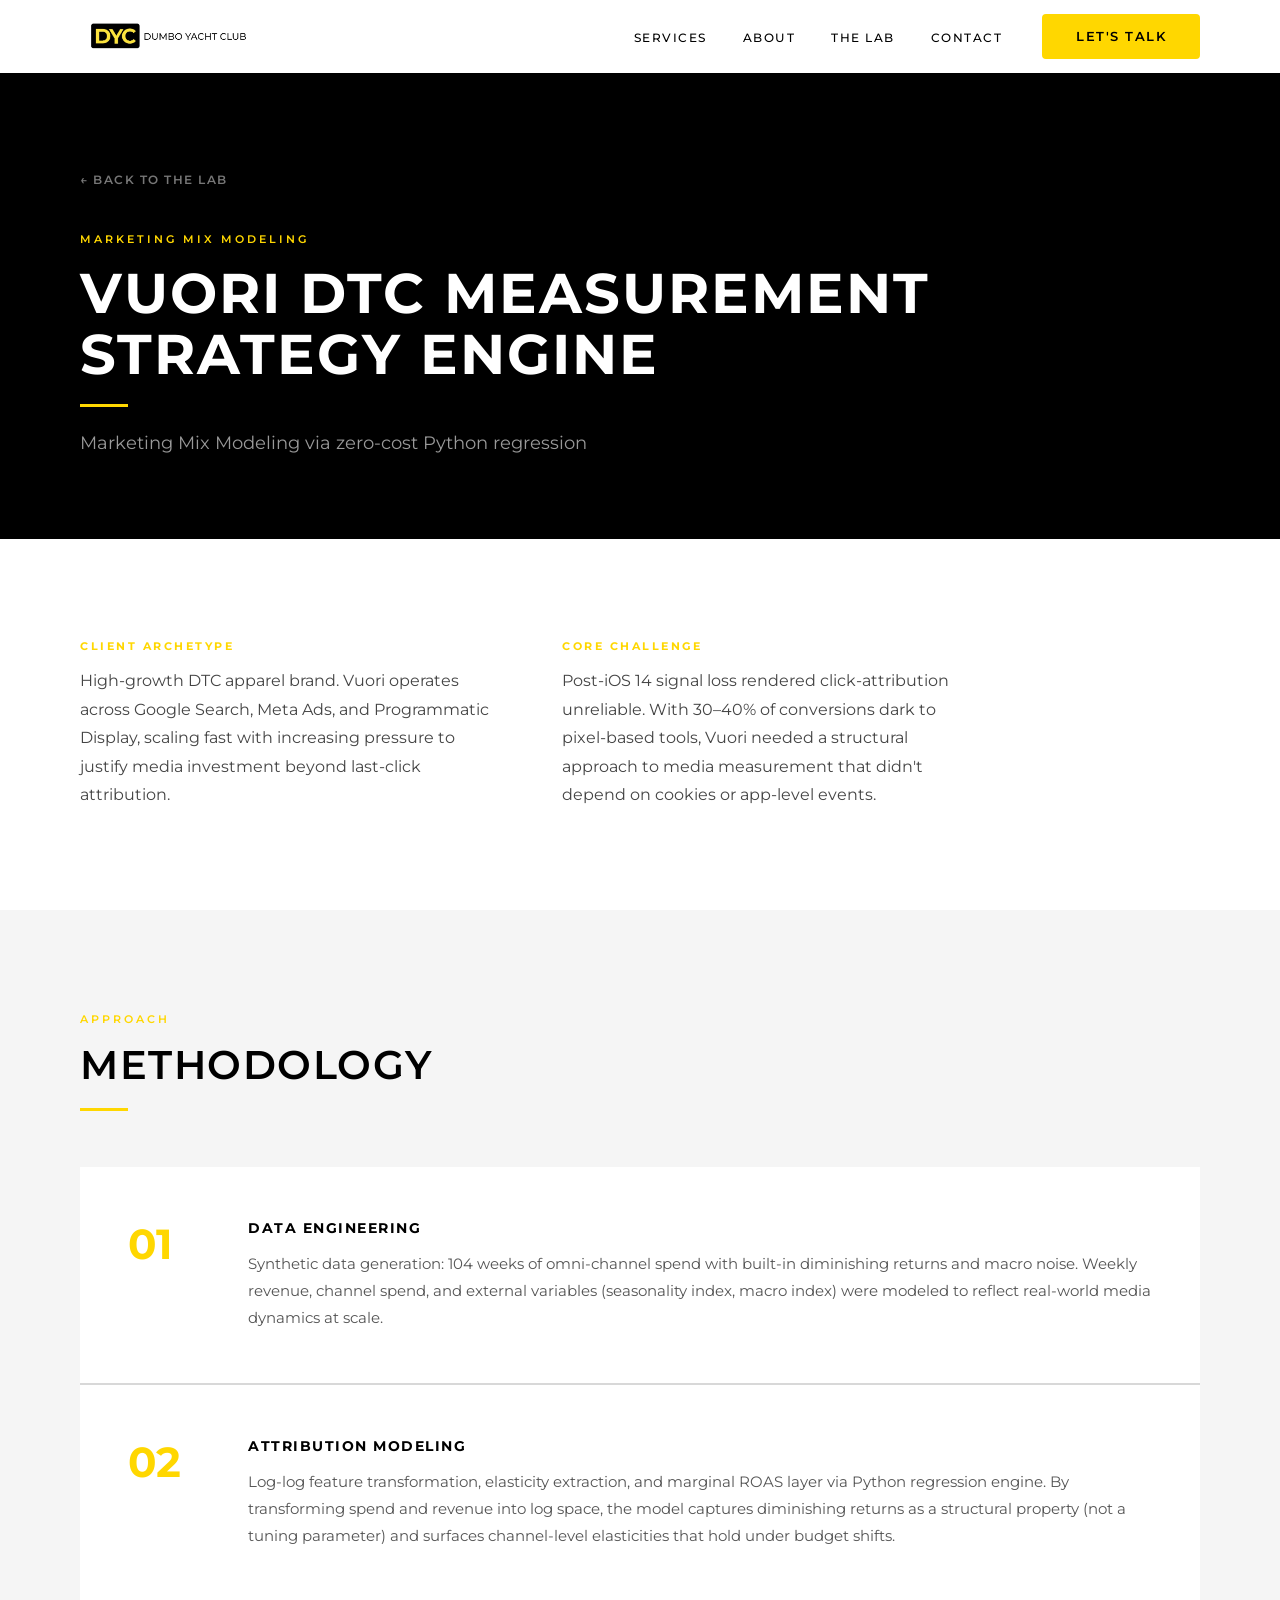
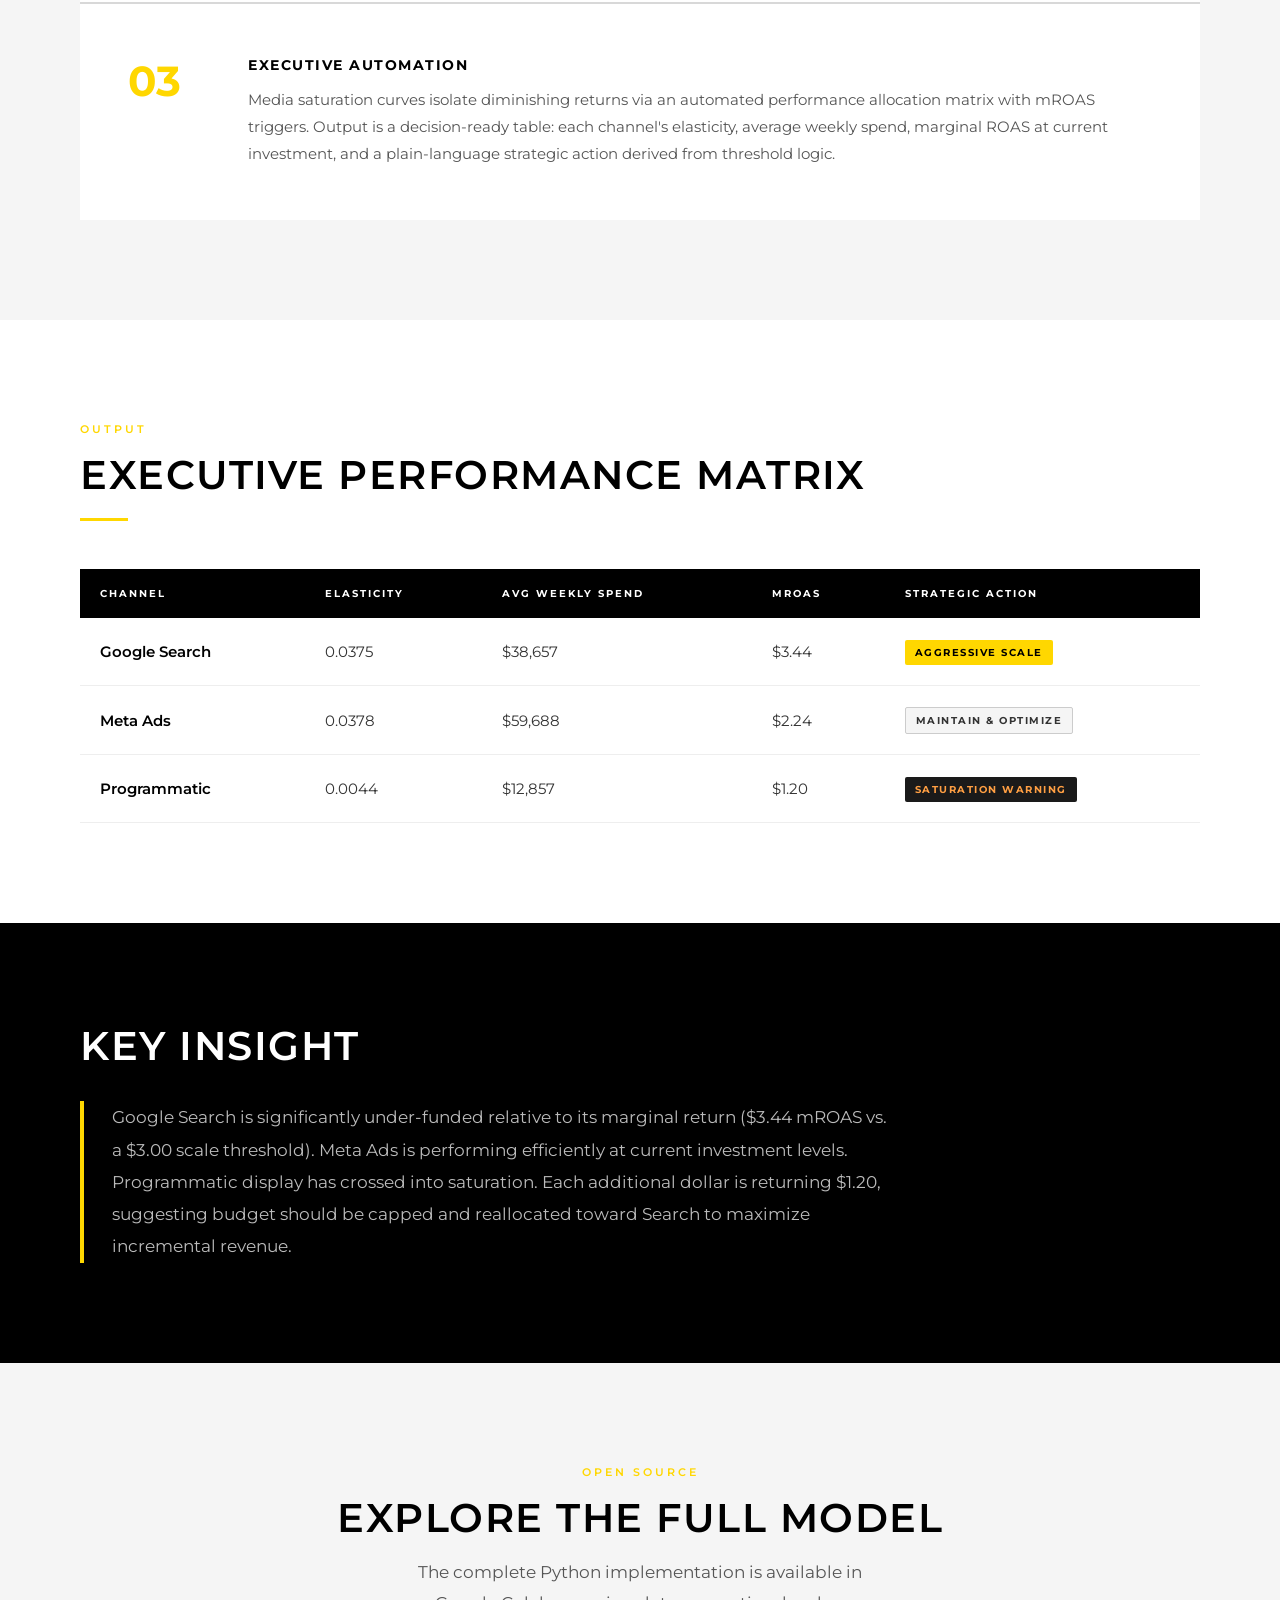
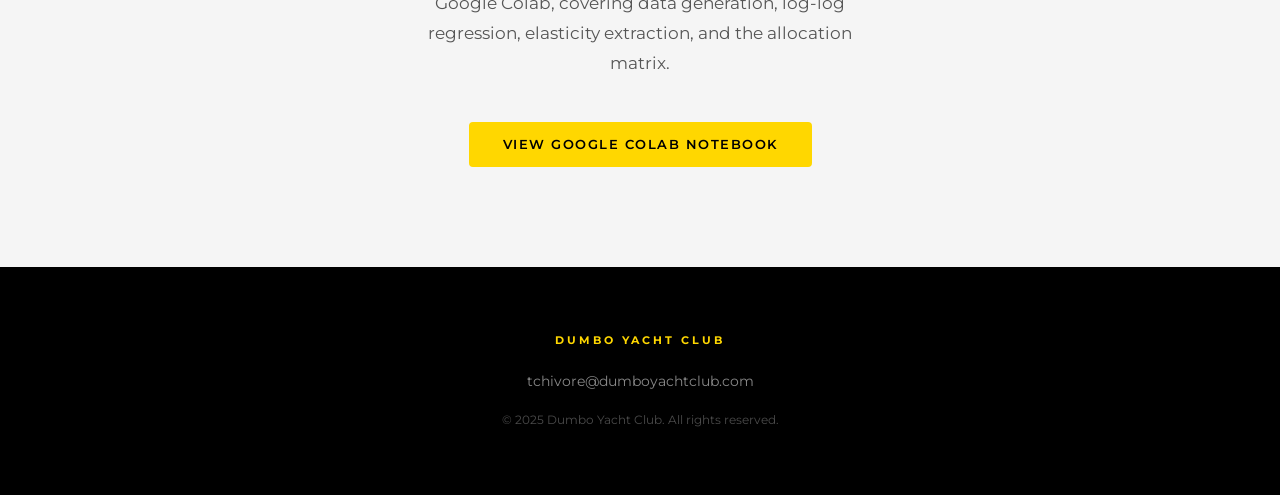
<file: lab-mmm.html>
<!DOCTYPE html>
<html lang="en">
<head>
  <meta charset="UTF-8" />
  <meta name="viewport" content="width=device-width, initial-scale=1.0" />
  <meta name="description" content="Vuori DTC Measurement Strategy Engine: a zero-cost Marketing Mix Modeling engine built in Python by Dumbo Yacht Club." />
  <title>Vuori MMM Case Study | Dumbo Yacht Club</title>
  <link rel="preconnect" href="https://fonts.googleapis.com" />
  <link rel="preconnect" href="https://fonts.gstatic.com" crossorigin />
  <link href="https://fonts.googleapis.com/css2?family=Montserrat:wght@300;400;500;600;700&display=swap" rel="stylesheet" />
  <link rel="stylesheet" href="styles.css" />
  <link rel="icon" href="favicon.ico" />
</head>
<body>

  <!-- ===================== HEADER ===================== -->
  <header class="site-header" id="site-header">
    <nav class="nav-container" aria-label="Primary navigation">
      <a href="index.html" class="logo" aria-label="Dumbo Yacht Club — Home">
        <img src="logo.png" alt="Dumbo Yacht Club" class="logo-img" />
      </a>

      <ul class="nav-links" role="list">
        <li><a href="services.html">Services</a></li>
        <li><a href="about.html">About</a></li>
        <li><a href="lab.html">The Lab</a></li>
        <li><a href="contact.html">Contact</a></li>
      </ul>

      <a href="contact.html" class="btn btn-primary nav-cta">Let's Talk</a>

      <button class="hamburger" aria-label="Open navigation menu" aria-expanded="false">
        <span></span>
        <span></span>
        <span></span>
      </button>
    </nav>

    <!-- Mobile Menu -->
    <div class="mobile-menu" role="dialog" aria-label="Mobile navigation">
      <nav class="mobile-nav">
        <a href="services.html">Services</a>
        <a href="about.html">About</a>
        <a href="lab.html">The Lab</a>
        <a href="contact.html">Contact</a>
      </nav>
      <div class="mobile-cta">
        <a href="contact.html" class="btn btn-primary">Let's Talk</a>
      </div>
    </div>
  </header>

  <main>

    <!-- ===================== PROJECT HERO ===================== -->
    <section class="lab-project-hero" aria-label="Project overview">
      <div class="container">
        <a href="lab.html" class="lab-back-link">← Back to The Lab</a>
        <span class="section-label fade-in">Marketing Mix Modeling</span>
        <h1 class="fade-in delay-1">Vuori DTC Measurement Strategy Engine</h1>
        <div class="divider fade-in delay-2"></div>
        <p class="lead fade-in delay-3">Marketing Mix Modeling via zero-cost Python regression</p>
      </div>
    </section>

    <!-- ===================== CONTEXT ===================== -->
    <section class="lab-context" aria-label="Project context">
      <div class="container">
        <div class="lab-context-grid fade-in">

          <div class="lab-context-block">
            <h3>Client Archetype</h3>
            <p>High-growth DTC apparel brand. Vuori operates across Google Search, Meta Ads, and Programmatic Display, scaling fast with increasing pressure to justify media investment beyond last-click attribution.</p>
          </div>

          <div class="lab-context-block">
            <h3>Core Challenge</h3>
            <p>Post-iOS&nbsp;14 signal loss rendered click-attribution unreliable. With 30–40% of conversions dark to pixel-based tools, Vuori needed a structural approach to media measurement that didn't depend on cookies or app-level events.</p>
          </div>

        </div>
      </div>
    </section>

    <!-- ===================== METHODOLOGY ===================== -->
    <section class="lab-methodology" aria-label="Methodology">
      <div class="container">

        <div class="section-head fade-in">
          <span class="section-label">Approach</span>
          <h2>Methodology</h2>
          <div class="divider"></div>
        </div>

        <div class="lab-steps">

          <div class="lab-step fade-in">
            <span class="lab-step-num">01</span>
            <div class="lab-step-content">
              <h3>Data Engineering</h3>
              <p>Synthetic data generation: 104 weeks of omni-channel spend with built-in diminishing returns and macro noise. Weekly revenue, channel spend, and external variables (seasonality index, macro index) were modeled to reflect real-world media dynamics at scale.</p>
            </div>
          </div>

          <div class="lab-step fade-in delay-1">
            <span class="lab-step-num">02</span>
            <div class="lab-step-content">
              <h3>Attribution Modeling</h3>
              <p>Log-log feature transformation, elasticity extraction, and marginal ROAS layer via Python regression engine. By transforming spend and revenue into log space, the model captures diminishing returns as a structural property (not a tuning parameter) and surfaces channel-level elasticities that hold under budget shifts.</p>
            </div>
          </div>

          <div class="lab-step fade-in delay-2">
            <span class="lab-step-num">03</span>
            <div class="lab-step-content">
              <h3>Executive Automation</h3>
              <p>Media saturation curves isolate diminishing returns via an automated performance allocation matrix with mROAS triggers. Output is a decision-ready table: each channel's elasticity, average weekly spend, marginal ROAS at current investment, and a plain-language strategic action derived from threshold logic.</p>
            </div>
          </div>

        </div>
      </div>
    </section>

    <!-- ===================== EXECUTIVE MATRIX ===================== -->
    <section class="lab-matrix" aria-label="Executive performance matrix">
      <div class="container">

        <div class="section-head fade-in">
          <span class="section-label">Output</span>
          <h2>Executive Performance Matrix</h2>
          <div class="divider"></div>
        </div>

        <div class="matrix-table-wrap fade-in delay-1">
          <table class="matrix-table" aria-label="Channel performance matrix">
            <thead>
              <tr>
                <th scope="col">Channel</th>
                <th scope="col">Elasticity</th>
                <th scope="col">Avg Weekly Spend</th>
                <th scope="col">mROAS</th>
                <th scope="col">Strategic Action</th>
              </tr>
            </thead>
            <tbody>
              <tr>
                <td>Google Search</td>
                <td>0.0375</td>
                <td>$38,657</td>
                <td>$3.44</td>
                <td><span class="matrix-badge badge-scale">Aggressive Scale</span></td>
              </tr>
              <tr>
                <td>Meta Ads</td>
                <td>0.0378</td>
                <td>$59,688</td>
                <td>$2.24</td>
                <td><span class="matrix-badge badge-maintain">Maintain &amp; Optimize</span></td>
              </tr>
              <tr>
                <td>Programmatic</td>
                <td>0.0044</td>
                <td>$12,857</td>
                <td>$1.20</td>
                <td><span class="matrix-badge badge-warning">Saturation Warning</span></td>
              </tr>
            </tbody>
          </table>
        </div>

      </div>
    </section>

    <!-- ===================== KEY INSIGHT ===================== -->
    <section class="lab-insight" aria-label="Key insight">
      <div class="container">
        <div class="lab-insight-inner fade-in">
          <h2>Key Insight</h2>
          <blockquote>
            <p>Google Search is significantly under-funded relative to its marginal return ($3.44 mROAS vs. a $3.00 scale threshold). Meta Ads is performing efficiently at current investment levels. Programmatic display has crossed into saturation. Each additional dollar is returning $1.20, suggesting budget should be capped and reallocated toward Search to maximize incremental revenue.</p>
          </blockquote>
        </div>
      </div>
    </section>

    <!-- ===================== CTA ===================== -->
    <section class="lab-cta-section" aria-label="View the notebook">
      <div class="container">
        <div class="fade-in">
          <span class="section-label">Open Source</span>
          <h2>Explore the Full Model</h2>
          <p>The complete Python implementation is available in Google Colab, covering data generation, log-log regression, elasticity extraction, and the allocation matrix.</p>
          <a
            href="https://colab.research.google.com/drive/1c3afOsxc_ZZeH0dO3ZEGYcZSPVNBxTNg?usp=sharing"
            class="btn btn-primary btn-lab-colab"
            target="_blank"
            rel="noopener noreferrer"
          >View Google Colab Notebook</a>
        </div>
      </div>
    </section>

  </main>

  <!-- ===================== FOOTER ===================== -->
  <footer class="site-footer">
    <div class="footer-inner">
      <p class="footer-brand">Dumbo Yacht Club</p>
      <p class="footer-email">
        <a href="mailto:tchivore@dumboyachtclub.com">tchivore@dumboyachtclub.com</a>
      </p>
      <p class="footer-copy">&copy; 2025 Dumbo Yacht Club. All rights reserved.</p>
    </div>
  </footer>

  <script src="script.js"></script>
</body>
</html>
</file>
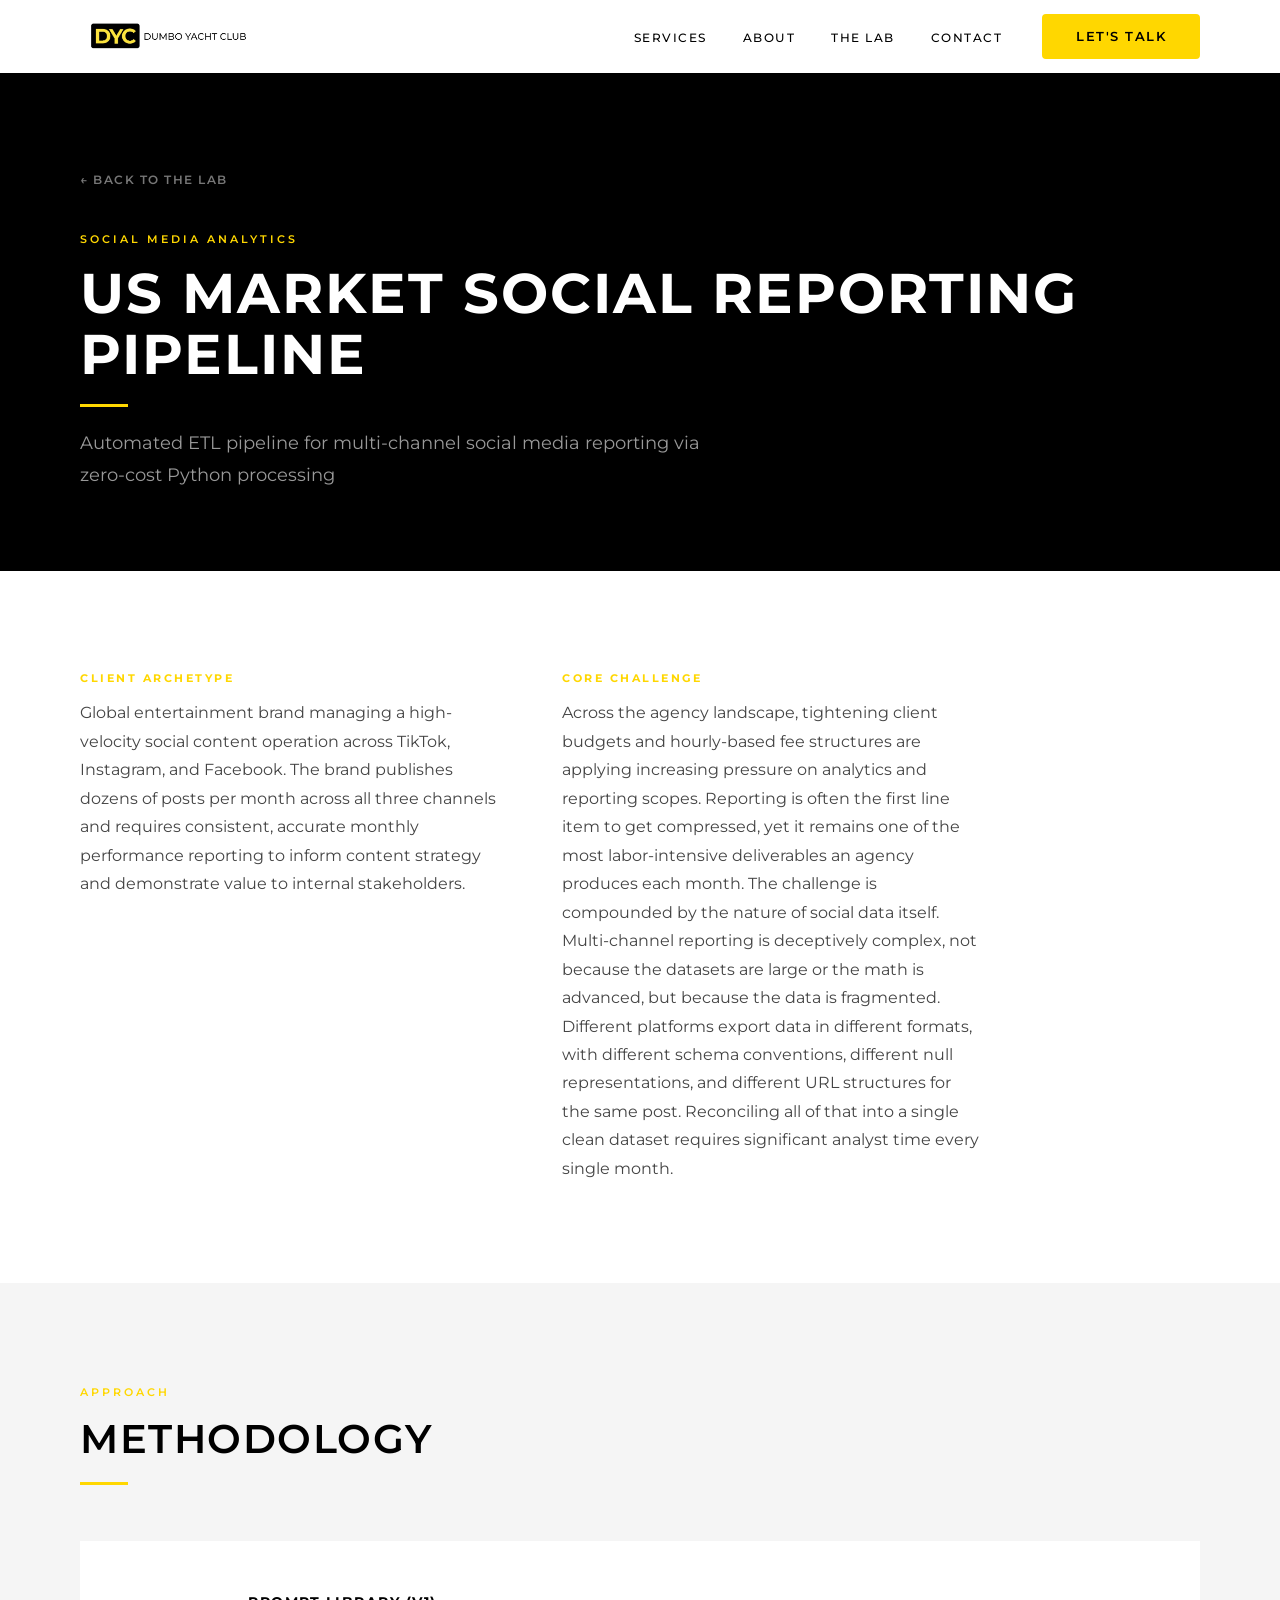
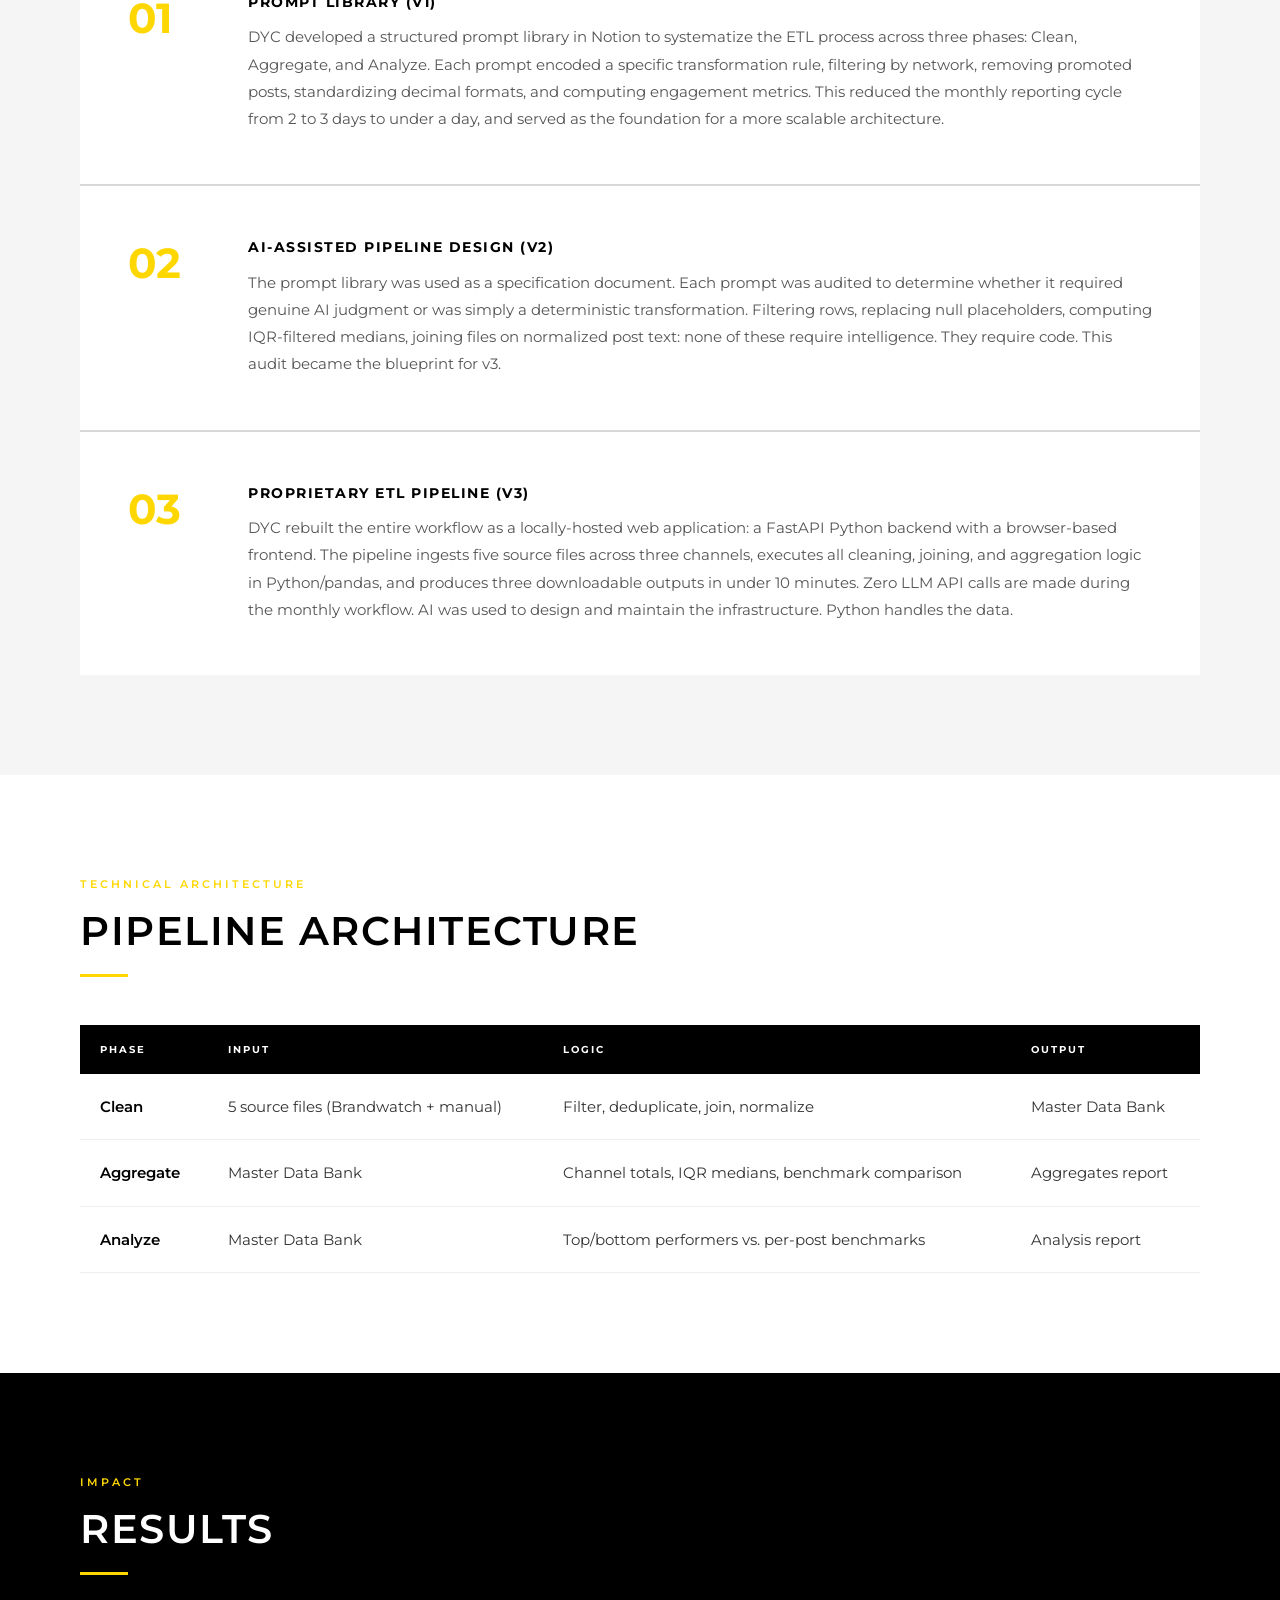
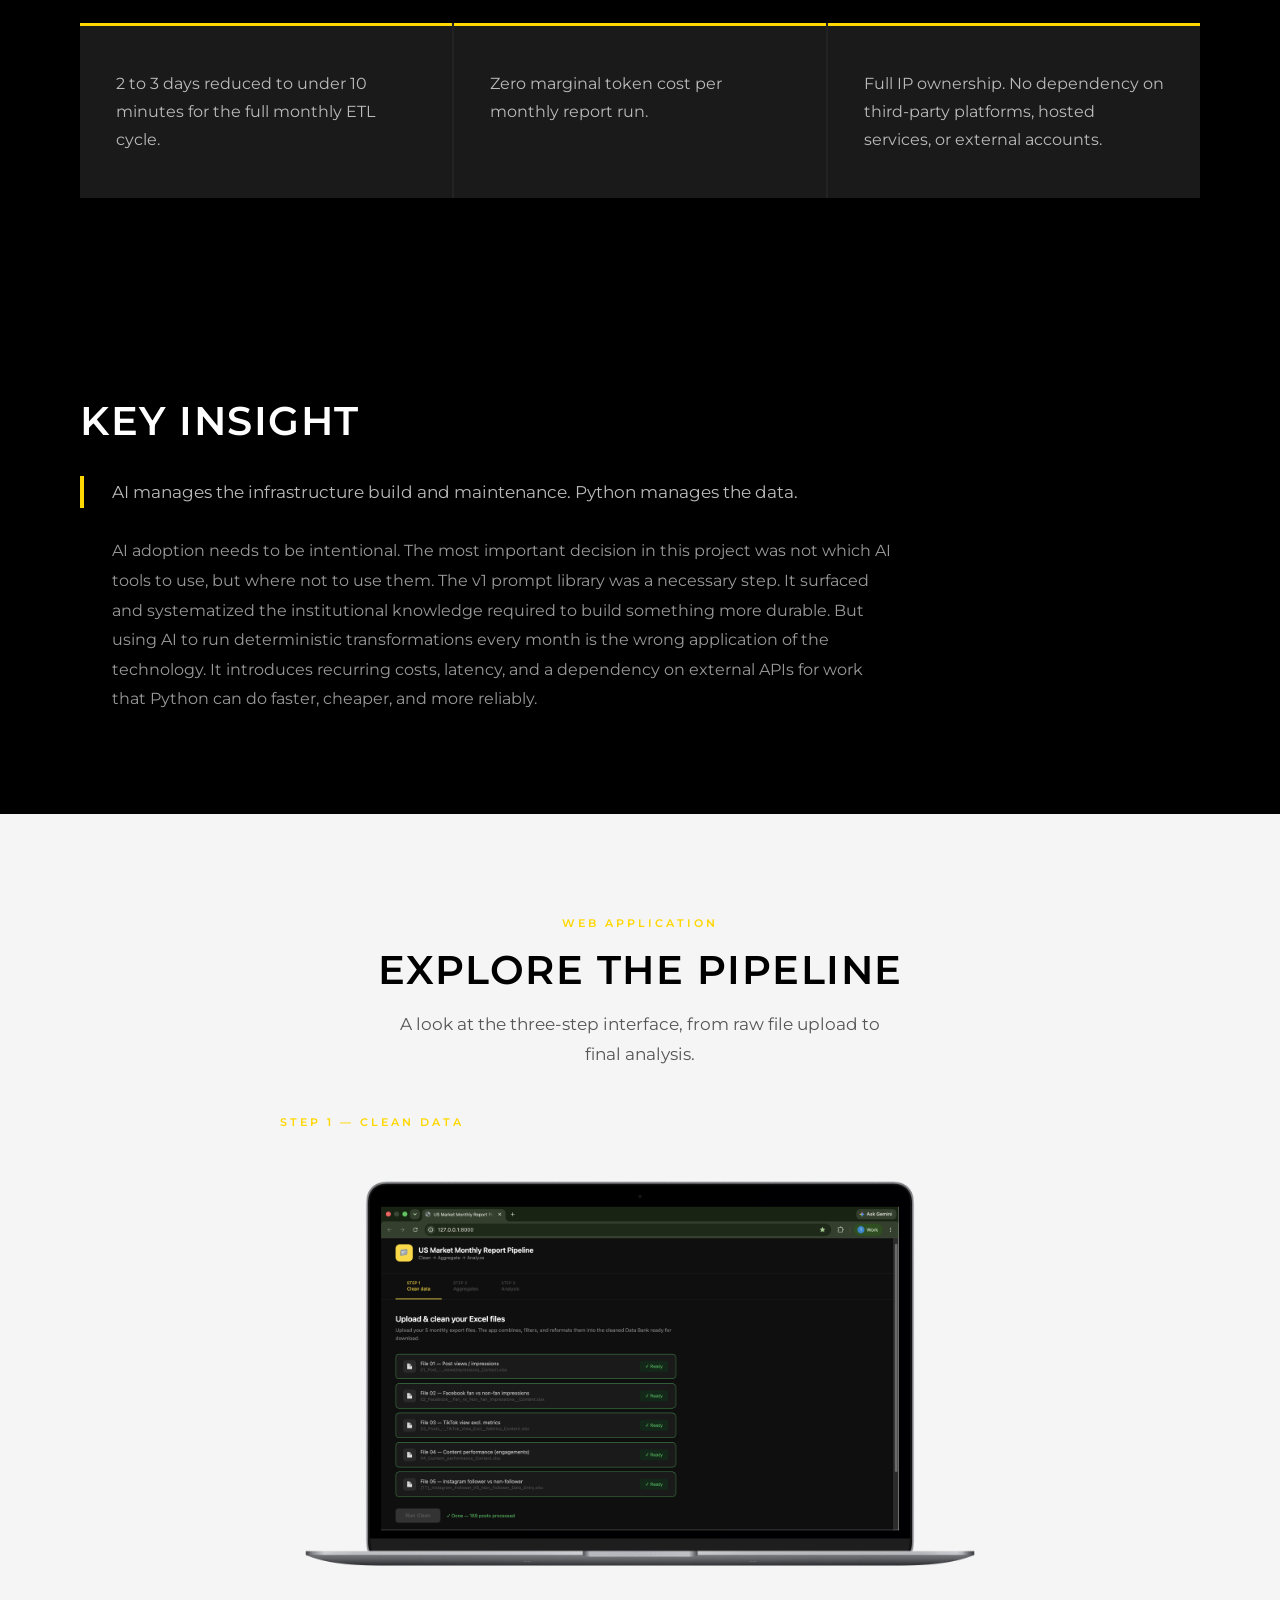
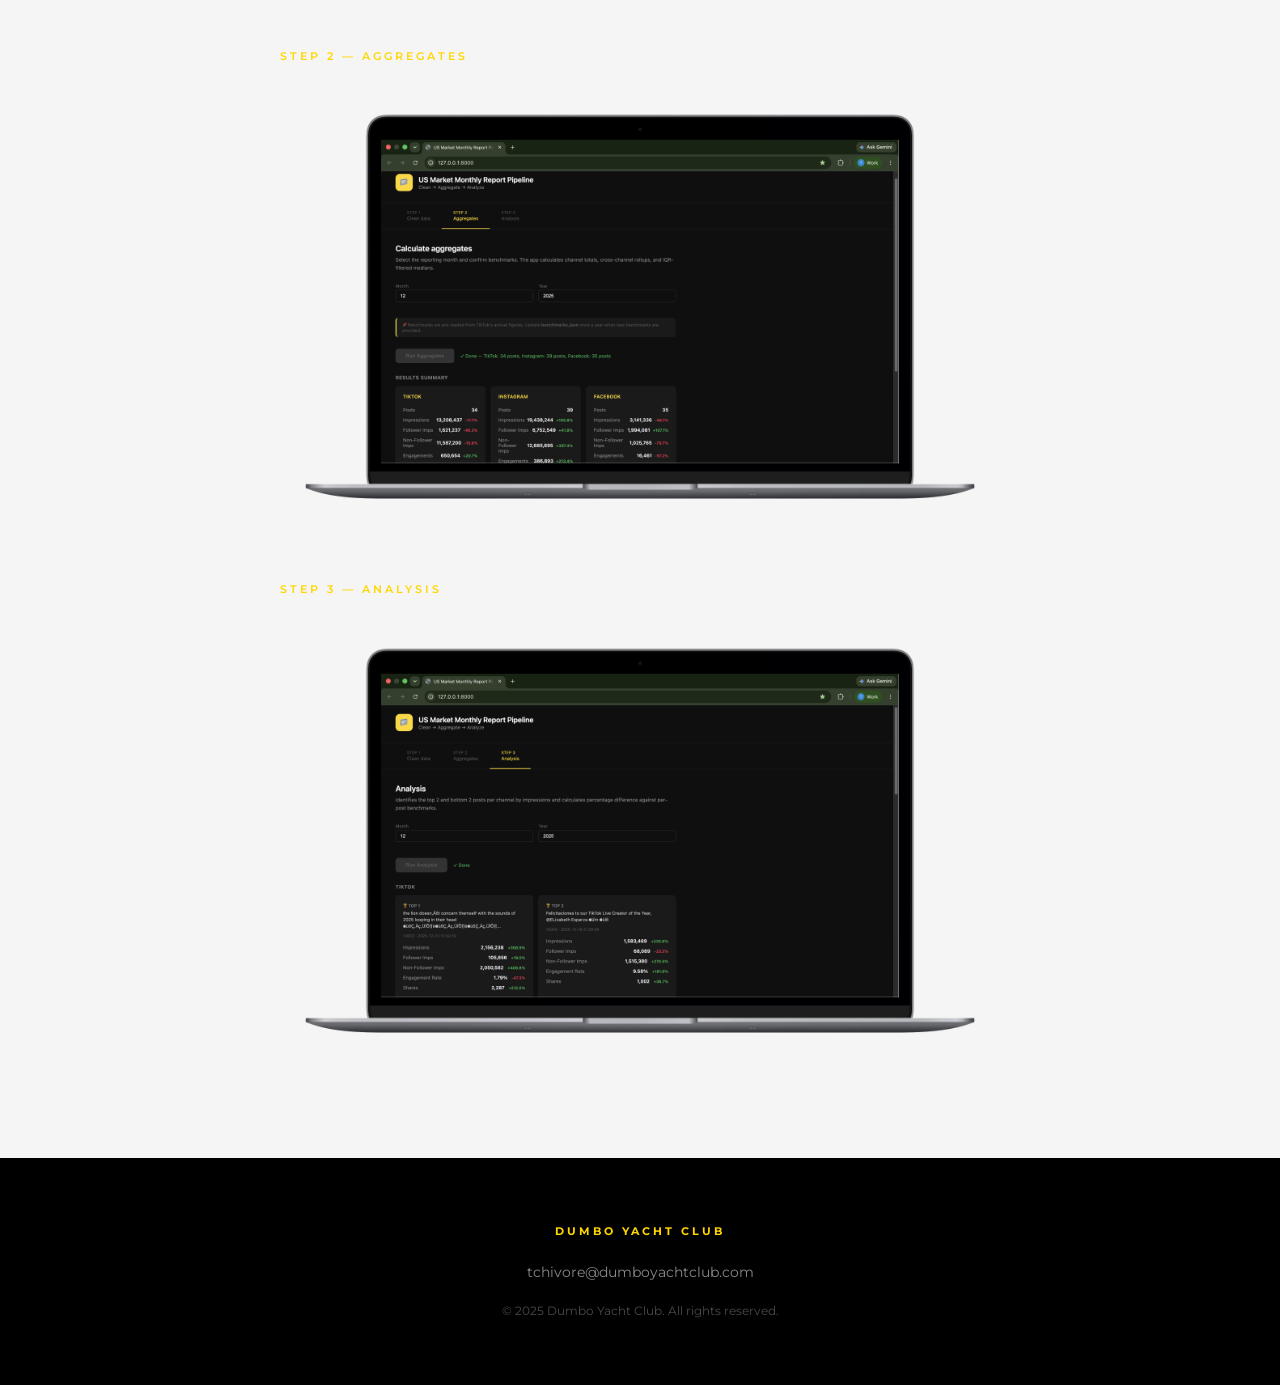
<file: lab-social-pipeline.html>
<!DOCTYPE html>
<html lang="en">
<head>
  <meta charset="UTF-8" />
  <meta name="viewport" content="width=device-width, initial-scale=1.0" />
  <meta name="description" content="US Market Social Reporting Pipeline: an automated ETL pipeline for multi-channel social media reporting by Dumbo Yacht Club." />
  <title>US Market Social Reporting Pipeline | Dumbo Yacht Club</title>
  <link rel="preconnect" href="https://fonts.googleapis.com" />
  <link rel="preconnect" href="https://fonts.gstatic.com" crossorigin />
  <link href="https://fonts.googleapis.com/css2?family=Montserrat:wght@300;400;500;600;700&display=swap" rel="stylesheet" />
  <link rel="stylesheet" href="styles.css" />
  <link rel="icon" href="favicon.ico" />
</head>
<body>

  <!-- ===================== HEADER ===================== -->
  <header class="site-header" id="site-header">
    <nav class="nav-container" aria-label="Primary navigation">
      <a href="index.html" class="logo" aria-label="Dumbo Yacht Club — Home">
        <img src="logo.png" alt="Dumbo Yacht Club" class="logo-img" />
      </a>

      <ul class="nav-links" role="list">
        <li><a href="services.html">Services</a></li>
        <li><a href="about.html">About</a></li>
        <li><a href="lab.html">The Lab</a></li>
        <li><a href="contact.html">Contact</a></li>
      </ul>

      <a href="contact.html" class="btn btn-primary nav-cta">Let's Talk</a>

      <button class="hamburger" aria-label="Open navigation menu" aria-expanded="false">
        <span></span>
        <span></span>
        <span></span>
      </button>
    </nav>

    <!-- Mobile Menu -->
    <div class="mobile-menu" role="dialog" aria-label="Mobile navigation">
      <nav class="mobile-nav">
        <a href="services.html">Services</a>
        <a href="about.html">About</a>
        <a href="lab.html">The Lab</a>
        <a href="contact.html">Contact</a>
      </nav>
      <div class="mobile-cta">
        <a href="contact.html" class="btn btn-primary">Let's Talk</a>
      </div>
    </div>
  </header>

  <main>

    <!-- ===================== PROJECT HERO ===================== -->
    <section class="lab-project-hero" aria-label="Project overview">
      <div class="container">
        <a href="lab.html" class="lab-back-link">&#8592; Back to The Lab</a>
        <span class="section-label fade-in">Social Media Analytics</span>
        <h1 class="fade-in delay-1">US Market Social Reporting Pipeline</h1>
        <div class="divider fade-in delay-2"></div>
        <p class="lead fade-in delay-3">Automated ETL pipeline for multi-channel social media reporting via zero-cost Python processing</p>
      </div>
    </section>

    <!-- ===================== CONTEXT ===================== -->
    <section class="lab-context" aria-label="Project context">
      <div class="container">
        <div class="lab-context-grid fade-in">

          <div class="lab-context-block">
            <h3>Client Archetype</h3>
            <p>Global entertainment brand managing a high-velocity social content operation across TikTok, Instagram, and Facebook. The brand publishes dozens of posts per month across all three channels and requires consistent, accurate monthly performance reporting to inform content strategy and demonstrate value to internal stakeholders.</p>
          </div>

          <div class="lab-context-block">
            <h3>Core Challenge</h3>
            <p>Across the agency landscape, tightening client budgets and hourly-based fee structures are applying increasing pressure on analytics and reporting scopes. Reporting is often the first line item to get compressed, yet it remains one of the most labor-intensive deliverables an agency produces each month. The challenge is compounded by the nature of social data itself. Multi-channel reporting is deceptively complex, not because the datasets are large or the math is advanced, but because the data is fragmented. Different platforms export data in different formats, with different schema conventions, different null representations, and different URL structures for the same post. Reconciling all of that into a single clean dataset requires significant analyst time every single month.</p>
          </div>

        </div>
      </div>
    </section>

    <!-- ===================== METHODOLOGY ===================== -->
    <section class="lab-methodology" aria-label="Methodology">
      <div class="container">

        <div class="section-head fade-in">
          <span class="section-label">Approach</span>
          <h2>Methodology</h2>
          <div class="divider"></div>
        </div>

        <div class="lab-steps">

          <div class="lab-step fade-in">
            <span class="lab-step-num">01</span>
            <div class="lab-step-content">
              <h3>Prompt Library (v1)</h3>
              <p>DYC developed a structured prompt library in Notion to systematize the ETL process across three phases: Clean, Aggregate, and Analyze. Each prompt encoded a specific transformation rule, filtering by network, removing promoted posts, standardizing decimal formats, and computing engagement metrics. This reduced the monthly reporting cycle from 2 to 3 days to under a day, and served as the foundation for a more scalable architecture.</p>
            </div>
          </div>

          <div class="lab-step fade-in delay-1">
            <span class="lab-step-num">02</span>
            <div class="lab-step-content">
              <h3>AI-Assisted Pipeline Design (v2)</h3>
              <p>The prompt library was used as a specification document. Each prompt was audited to determine whether it required genuine AI judgment or was simply a deterministic transformation. Filtering rows, replacing null placeholders, computing IQR-filtered medians, joining files on normalized post text: none of these require intelligence. They require code. This audit became the blueprint for v3.</p>
            </div>
          </div>

          <div class="lab-step fade-in delay-2">
            <span class="lab-step-num">03</span>
            <div class="lab-step-content">
              <h3>Proprietary ETL Pipeline (v3)</h3>
              <p>DYC rebuilt the entire workflow as a locally-hosted web application: a FastAPI Python backend with a browser-based frontend. The pipeline ingests five source files across three channels, executes all cleaning, joining, and aggregation logic in Python/pandas, and produces three downloadable outputs in under 10 minutes. Zero LLM API calls are made during the monthly workflow. AI was used to design and maintain the infrastructure. Python handles the data.</p>
            </div>
          </div>

        </div>
      </div>
    </section>

    <!-- ===================== PIPELINE ARCHITECTURE ===================== -->
    <section class="lab-matrix" aria-label="Pipeline architecture">
      <div class="container">

        <div class="section-head fade-in">
          <span class="section-label">Technical Architecture</span>
          <h2>Pipeline Architecture</h2>
          <div class="divider"></div>
        </div>

        <div class="matrix-table-wrap fade-in delay-1">
          <table class="matrix-table" aria-label="Pipeline architecture table">
            <thead>
              <tr>
                <th scope="col">Phase</th>
                <th scope="col">Input</th>
                <th scope="col">Logic</th>
                <th scope="col">Output</th>
              </tr>
            </thead>
            <tbody>
              <tr>
                <td>Clean</td>
                <td>5 source files (Brandwatch + manual)</td>
                <td>Filter, deduplicate, join, normalize</td>
                <td>Master Data Bank</td>
              </tr>
              <tr>
                <td>Aggregate</td>
                <td>Master Data Bank</td>
                <td>Channel totals, IQR medians, benchmark comparison</td>
                <td>Aggregates report</td>
              </tr>
              <tr>
                <td>Analyze</td>
                <td>Master Data Bank</td>
                <td>Top/bottom performers vs. per-post benchmarks</td>
                <td>Analysis report</td>
              </tr>
            </tbody>
          </table>
        </div>

      </div>
    </section>

    <!-- ===================== RESULTS ===================== -->
    <section class="lab-results" aria-label="Results">
      <div class="container">

        <div class="section-head fade-in">
          <span class="section-label">Impact</span>
          <h2>Results</h2>
          <div class="divider"></div>
        </div>

        <div class="lab-results-grid fade-in delay-1">

          <div class="lab-result-item">
            <p class="lab-result-text">2 to 3 days reduced to under 10 minutes for the full monthly ETL cycle.</p>
          </div>

          <div class="lab-result-item">
            <p class="lab-result-text">Zero marginal token cost per monthly report run.</p>
          </div>

          <div class="lab-result-item">
            <p class="lab-result-text">Full IP ownership. No dependency on third-party platforms, hosted services, or external accounts.</p>
          </div>

        </div>

      </div>
    </section>

    <!-- ===================== KEY INSIGHT ===================== -->
    <section class="lab-insight" aria-label="Key insight">
      <div class="container">
        <div class="lab-insight-inner fade-in">
          <h2>Key Insight</h2>
          <blockquote>
            <p>AI manages the infrastructure build and maintenance. Python manages the data.</p>
          </blockquote>
          <p class="lab-insight-body">AI adoption needs to be intentional. The most important decision in this project was not which AI tools to use, but where not to use them. The v1 prompt library was a necessary step. It surfaced and systematized the institutional knowledge required to build something more durable. But using AI to run deterministic transformations every month is the wrong application of the technology. It introduces recurring costs, latency, and a dependency on external APIs for work that Python can do faster, cheaper, and more reliably.</p>
        </div>
      </div>
    </section>

    <!-- ===================== EXPLORE THE PIPELINE ===================== -->
    <section class="lab-cta-section" aria-label="Explore the pipeline">
      <div class="container">
        <div class="fade-in">
          <span class="section-label">Web Application</span>
          <h2>Explore the Pipeline</h2>
          <p>A look at the three-step interface, from raw file upload to final analysis.</p>
          <div class="pipeline-steps">
            <div class="pipeline-step">
              <span class="pipeline-step-label">Step 1 — Clean Data</span>
              <img src="mockup_step1.png" alt="Step 1 — Clean Data screen of the pipeline interface" loading="lazy">
            </div>
            <div class="pipeline-step">
              <span class="pipeline-step-label">Step 2 — Aggregates</span>
              <img src="mockup_step2.png" alt="Step 2 — Aggregates screen of the pipeline interface" loading="lazy">
            </div>
            <div class="pipeline-step">
              <span class="pipeline-step-label">Step 3 — Analysis</span>
              <img src="mockup_step3.png" alt="Step 3 — Analysis screen of the pipeline interface" loading="lazy">
            </div>
          </div>
        </div>
      </div>
    </section>

  </main>

  <!-- ===================== FOOTER ===================== -->
  <footer class="site-footer">
    <div class="footer-inner">
      <p class="footer-brand">Dumbo Yacht Club</p>
      <p class="footer-email">
        <a href="mailto:tchivore@dumboyachtclub.com">tchivore@dumboyachtclub.com</a>
      </p>
      <p class="footer-copy">&copy; 2025 Dumbo Yacht Club. All rights reserved.</p>
    </div>
  </footer>

  <script src="script.js"></script>
</body>
</html>
</file>
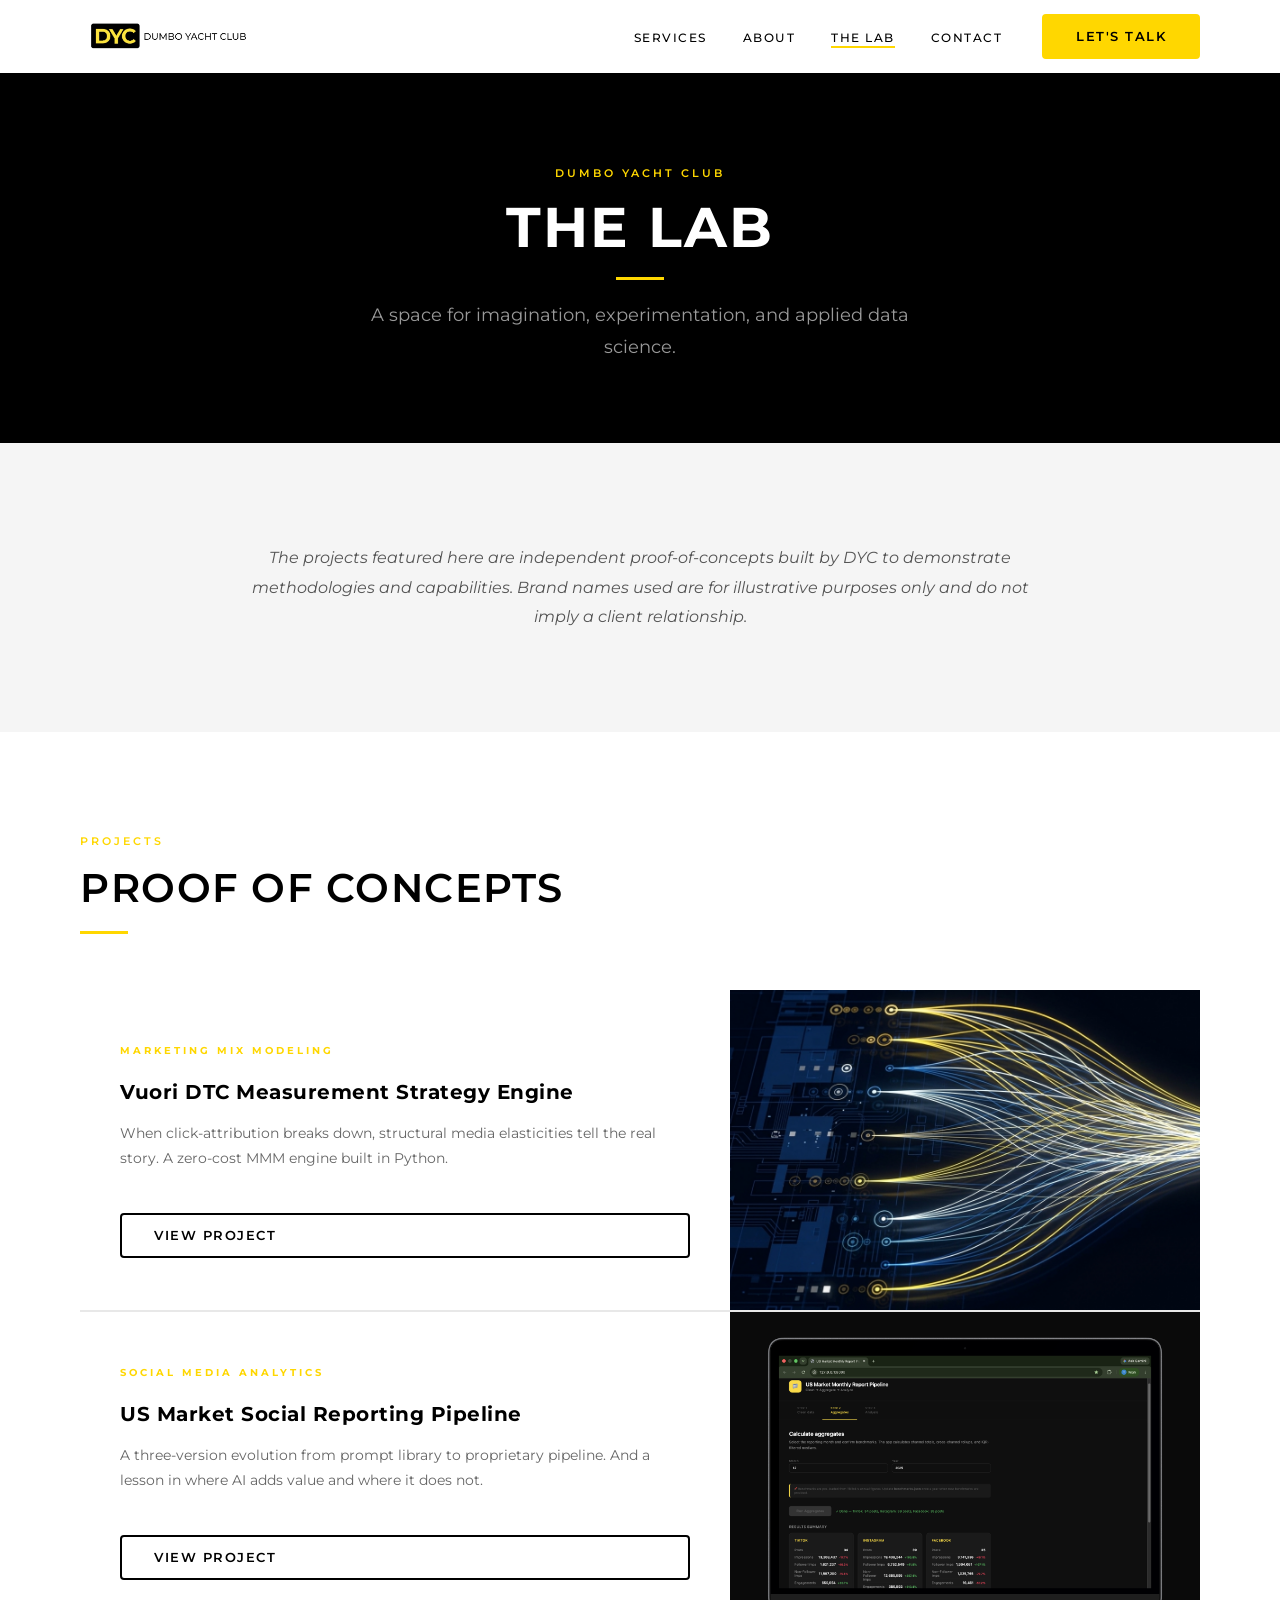
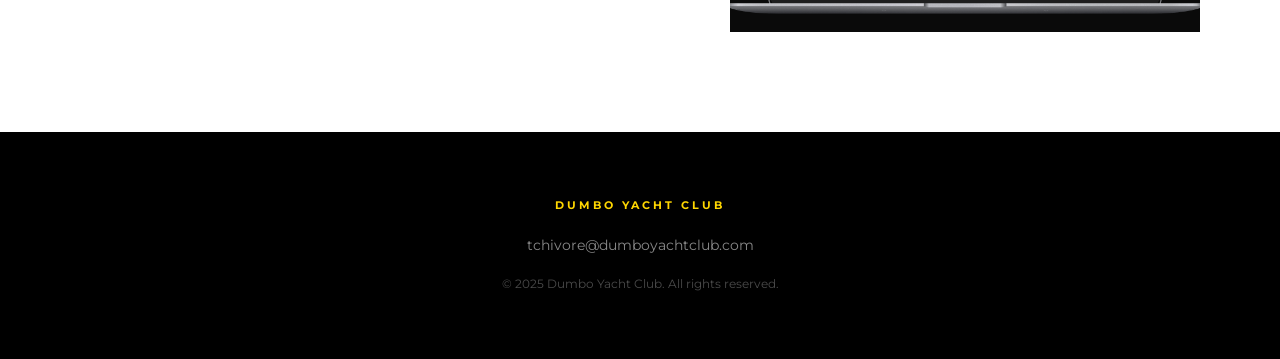
<file: lab.html>
<!DOCTYPE html>
<html lang="en">
<head>
  <meta charset="UTF-8" />
  <meta name="viewport" content="width=device-width, initial-scale=1.0" />
  <meta name="description" content="The Lab — independent proof-of-concepts and applied data science from Dumbo Yacht Club." />
  <title>The Lab — Dumbo Yacht Club</title>
  <link rel="preconnect" href="https://fonts.googleapis.com" />
  <link rel="preconnect" href="https://fonts.gstatic.com" crossorigin />
  <link href="https://fonts.googleapis.com/css2?family=Montserrat:wght@300;400;500;600;700&display=swap" rel="stylesheet" />
  <link rel="stylesheet" href="styles.css" />
  <link rel="icon" href="favicon.ico" />
</head>
<body>

  <!-- ===================== HEADER ===================== -->
  <header class="site-header" id="site-header">
    <nav class="nav-container" aria-label="Primary navigation">
      <a href="index.html" class="logo" aria-label="Dumbo Yacht Club — Home">
        <img src="logo.png" alt="Dumbo Yacht Club" class="logo-img" />
      </a>

      <ul class="nav-links" role="list">
        <li><a href="services.html">Services</a></li>
        <li><a href="about.html">About</a></li>
        <li><a href="lab.html">The Lab</a></li>
        <li><a href="contact.html">Contact</a></li>
      </ul>

      <a href="contact.html" class="btn btn-primary nav-cta">Let's Talk</a>

      <button class="hamburger" aria-label="Open navigation menu" aria-expanded="false">
        <span></span>
        <span></span>
        <span></span>
      </button>
    </nav>

    <!-- Mobile Menu -->
    <div class="mobile-menu" role="dialog" aria-label="Mobile navigation">
      <nav class="mobile-nav">
        <a href="services.html">Services</a>
        <a href="about.html">About</a>
        <a href="lab.html">The Lab</a>
        <a href="contact.html">Contact</a>
      </nav>
      <div class="mobile-cta">
        <a href="contact.html" class="btn btn-primary">Let's Talk</a>
      </div>
    </div>
  </header>

  <main>

    <!-- ===================== HERO ===================== -->
    <section class="lab-hero" aria-label="The Lab">
      <div class="container">
        <span class="section-label fade-in">Dumbo Yacht Club</span>
        <h1 class="fade-in delay-1">The Lab</h1>
        <div class="divider divider-center fade-in delay-2"></div>
        <p class="lead fade-in delay-3">A space for imagination, experimentation, and applied data science.</p>
      </div>
    </section>

    <!-- ===================== INTRO ===================== -->
    <section class="lab-intro" aria-label="About The Lab">
      <div class="container">
        <div class="inner fade-in">
          <p>The projects featured here are independent proof-of-concepts built by DYC to demonstrate methodologies and capabilities. Brand names used are for illustrative purposes only and do not imply a client relationship.</p>
        </div>
      </div>
    </section>

    <!-- ===================== PROJECTS ===================== -->
    <section class="lab-projects" aria-label="Lab projects">
      <div class="container">

        <div class="section-head fade-in">
          <span class="section-label">Projects</span>
          <h2>Proof of Concepts</h2>
          <div class="divider"></div>
        </div>

        <div class="lab-grid">

          <!-- Card 1: MMM -->
          <div class="lab-card fade-in delay-1">
            <div class="lab-card-content">
              <span class="lab-card-tag">Marketing Mix Modeling</span>
              <h3 class="lab-card-title">Vuori DTC Measurement Strategy Engine</h3>
              <p class="lab-card-desc">When click-attribution breaks down, structural media elasticities tell the real story. A zero-cost MMM engine built in Python.</p>
              <a href="lab-mmm.html" class="btn btn-secondary">View Project</a>
            </div>
            <div class="lab-card-img">
              <img src="mmm-hero.png" alt="Vuori DTC Measurement Strategy Engine" loading="lazy">
            </div>
          </div>

          <!-- Card 2: Social Pipeline -->
          <div class="lab-card fade-in delay-2">
            <div class="lab-card-content">
              <span class="lab-card-tag">Social Media Analytics</span>
              <h3 class="lab-card-title">US Market Social Reporting Pipeline</h3>
              <p class="lab-card-desc">A three-version evolution from prompt library to proprietary pipeline. And a lesson in where AI adds value and where it does not.</p>
              <a href="lab-social-pipeline.html" class="btn btn-secondary">View Project</a>
            </div>
            <div class="lab-card-img lab-card-img--dark">
              <img src="preview_mockup.png?v=2" alt="US Market Social Reporting Pipeline interface preview" loading="lazy">
            </div>
          </div>

        </div>

      </div>
    </section>

  </main>

  <!-- ===================== FOOTER ===================== -->
  <footer class="site-footer">
    <div class="footer-inner">
      <p class="footer-brand">Dumbo Yacht Club</p>
      <p class="footer-email">
        <a href="mailto:tchivore@dumboyachtclub.com">tchivore@dumboyachtclub.com</a>
      </p>
      <p class="footer-copy">&copy; 2025 Dumbo Yacht Club. All rights reserved.</p>
    </div>
  </footer>

  <script src="script.js"></script>
</body>
</html>
</file>
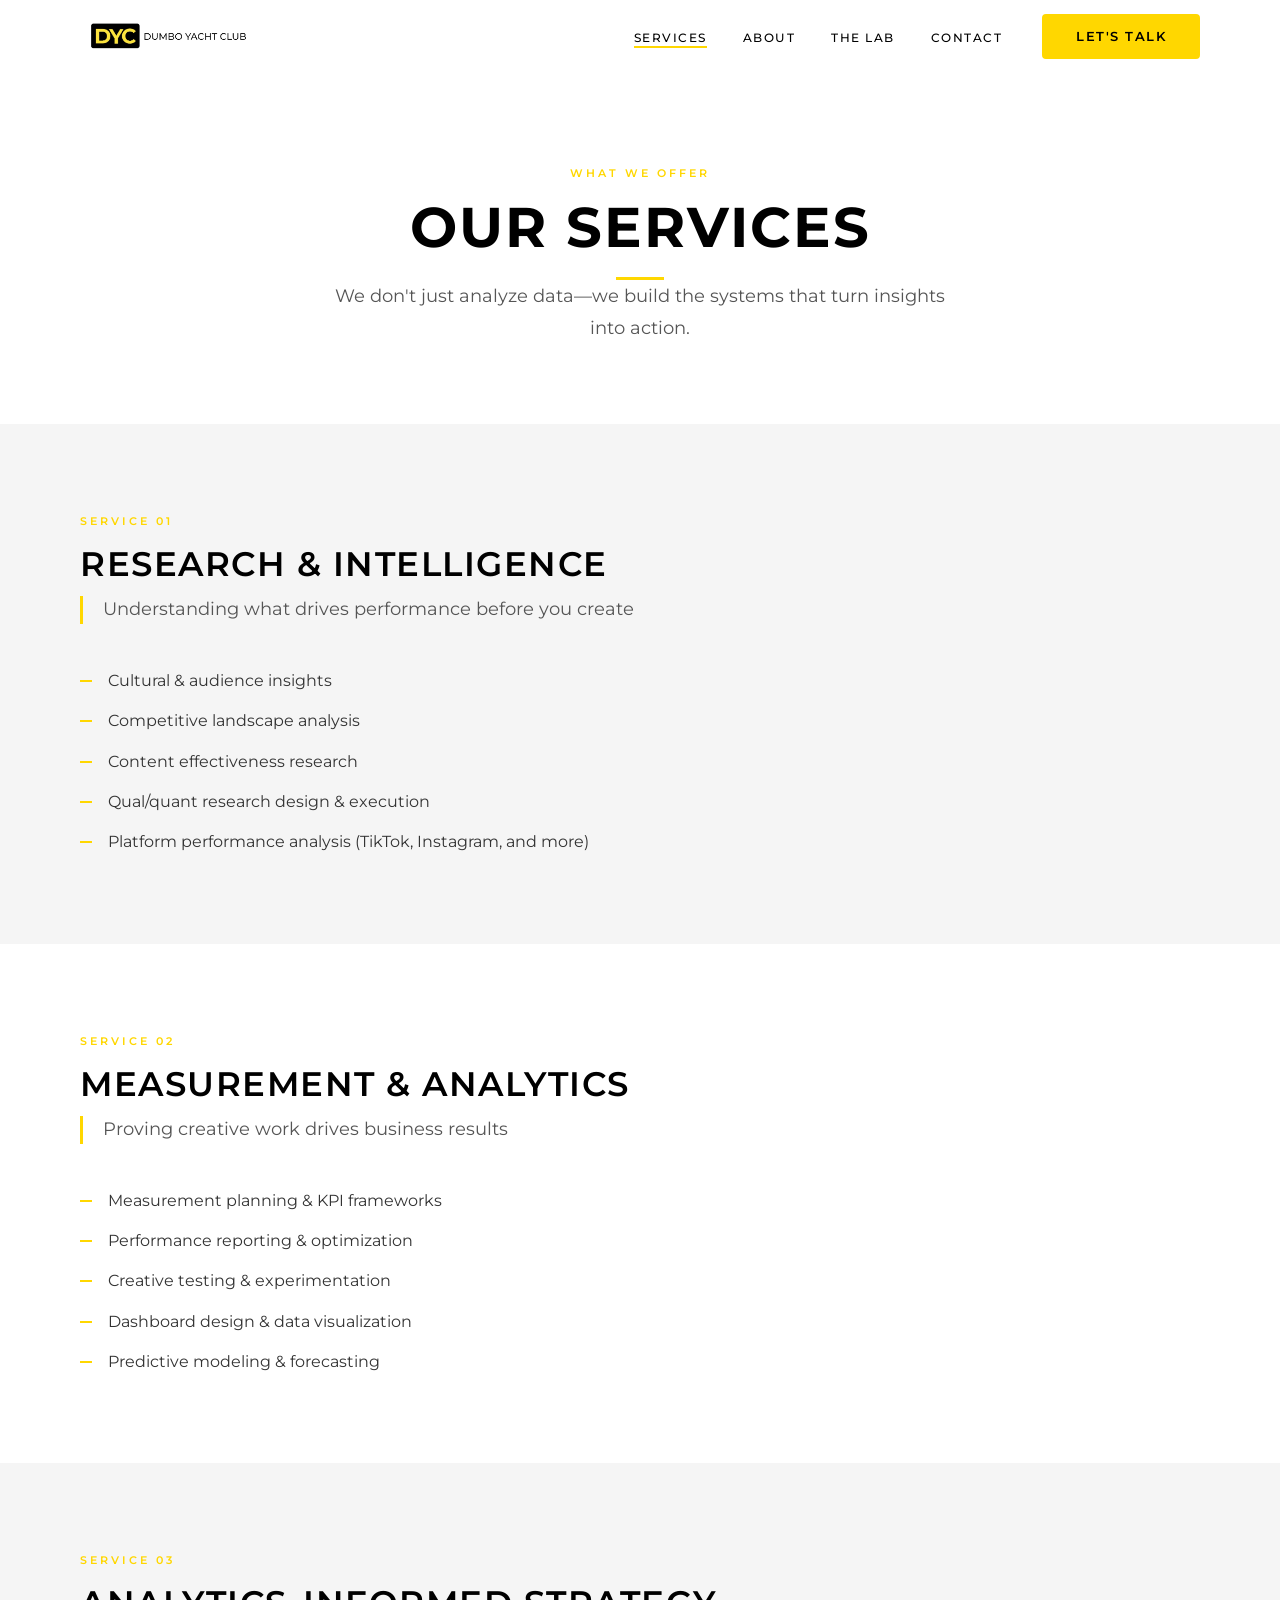
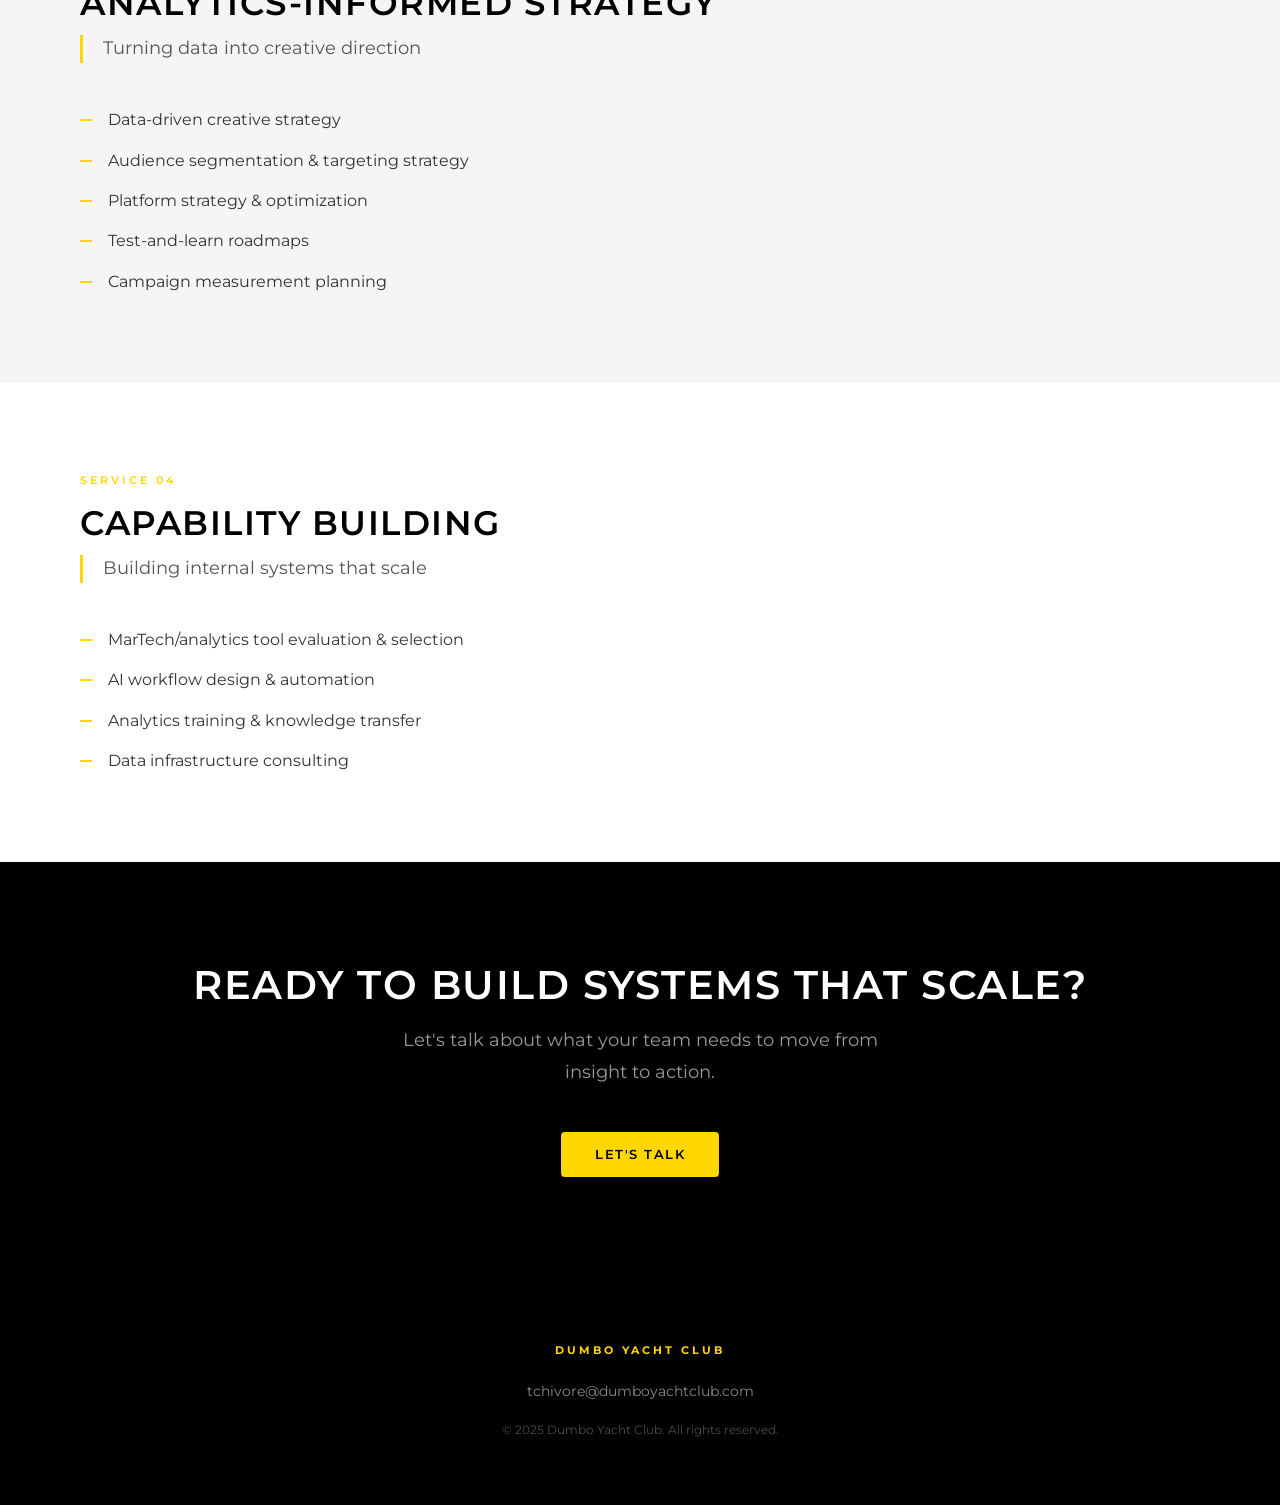
<file: services.html>
<!DOCTYPE html>
<html lang="en">
<head>
  <meta charset="UTF-8" />
  <meta name="viewport" content="width=device-width, initial-scale=1.0" />
  <meta name="description" content="Dumbo Yacht Club services — research, measurement, analytics-informed strategy, and capability building for creative agencies and brand teams." />
  <title>Services — Dumbo Yacht Club</title>
  <link rel="preconnect" href="https://fonts.googleapis.com" />
  <link rel="preconnect" href="https://fonts.gstatic.com" crossorigin />
  <link href="https://fonts.googleapis.com/css2?family=Montserrat:wght@300;400;500;600;700&display=swap" rel="stylesheet" />
  <link rel="stylesheet" href="styles.css" />
  <link rel="icon" href="favicon.ico" />
</head>
<body>

  <!-- ===================== HEADER ===================== -->
  <header class="site-header" id="site-header">
    <nav class="nav-container" aria-label="Primary navigation">
      <a href="index.html" class="logo" aria-label="Dumbo Yacht Club — Home">
        <img src="logo.png" alt="Dumbo Yacht Club" class="logo-img" />
      </a>

      <ul class="nav-links" role="list">
        <li><a href="services.html">Services</a></li>
        <li><a href="about.html">About</a></li>
        <li><a href="lab.html">The Lab</a></li>
        <li><a href="contact.html">Contact</a></li>
      </ul>

      <a href="contact.html" class="btn btn-primary nav-cta">Let's Talk</a>

      <button class="hamburger" aria-label="Open navigation menu" aria-expanded="false">
        <span></span>
        <span></span>
        <span></span>
      </button>
    </nav>

    <div class="mobile-menu" role="dialog" aria-label="Mobile navigation">
      <nav class="mobile-nav">
        <a href="services.html">Services</a>
        <a href="about.html">About</a>
        <a href="lab.html">The Lab</a>
        <a href="contact.html">Contact</a>
      </nav>
      <div class="mobile-cta">
        <a href="contact.html" class="btn btn-primary">Let's Talk</a>
      </div>
    </div>
  </header>

  <main>

    <!-- ===================== PAGE HERO ===================== -->
    <section class="page-hero centered">
      <div class="container">
        <span class="section-label fade-in">What We Offer</span>
        <h1 class="fade-in delay-1">Our Services</h1>
        <div class="divider divider-center fade-in delay-2"></div>
        <p class="lead fade-in delay-3">
          We don't just analyze data—we build the systems that turn insights into action.
        </p>
      </div>
    </section>

    <!-- ===================== SERVICE 1: RESEARCH & INTELLIGENCE ===================== -->
    <section class="svc-section" id="research-intelligence" aria-label="Research and Intelligence">
      <div class="container">
        <div class="svc-section-inner fade-in">
          <span class="section-label">Service 01</span>
          <h2>Research &amp; Intelligence</h2>
          <p class="svc-positioning">
            Understanding what drives performance before you create
          </p>
          <ul class="capabilities" role="list">
            <li>Cultural &amp; audience insights</li>
            <li>Competitive landscape analysis</li>
            <li>Content effectiveness research</li>
            <li>Qual/quant research design &amp; execution</li>
            <li>Platform performance analysis (TikTok, Instagram, and more)</li>
          </ul>
        </div>
      </div>
    </section>

    <!-- ===================== SERVICE 2: MEASUREMENT & ANALYTICS ===================== -->
    <section class="svc-section" id="measurement-analytics" aria-label="Measurement and Analytics">
      <div class="container">
        <div class="svc-section-inner fade-in">
          <span class="section-label">Service 02</span>
          <h2>Measurement &amp; Analytics</h2>
          <p class="svc-positioning">
            Proving creative work drives business results
          </p>
          <ul class="capabilities" role="list">
            <li>Measurement planning &amp; KPI frameworks</li>
            <li>Performance reporting &amp; optimization</li>
            <li>Creative testing &amp; experimentation</li>
            <li>Dashboard design &amp; data visualization</li>
            <li>Predictive modeling &amp; forecasting</li>
          </ul>
        </div>
      </div>
    </section>

    <!-- ===================== SERVICE 3: ANALYTICS-INFORMED STRATEGY ===================== -->
    <section class="svc-section" id="analytics-strategy" aria-label="Analytics-Informed Strategy">
      <div class="container">
        <div class="svc-section-inner fade-in">
          <span class="section-label">Service 03</span>
          <h2>Analytics&#8209;Informed Strategy</h2>
          <p class="svc-positioning">
            Turning data into creative direction
          </p>
          <ul class="capabilities" role="list">
            <li>Data-driven creative strategy</li>
            <li>Audience segmentation &amp; targeting strategy</li>
            <li>Platform strategy &amp; optimization</li>
            <li>Test-and-learn roadmaps</li>
            <li>Campaign measurement planning</li>
          </ul>
        </div>
      </div>
    </section>

    <!-- ===================== SERVICE 4: CAPABILITY BUILDING ===================== -->
    <section class="svc-section" id="capability-building" aria-label="Capability Building">
      <div class="container">
        <div class="svc-section-inner fade-in">
          <span class="section-label">Service 04</span>
          <h2>Capability Building</h2>
          <p class="svc-positioning">
            Building internal systems that scale
          </p>
          <ul class="capabilities" role="list">
            <li>MarTech/analytics tool evaluation &amp; selection</li>
            <li>AI workflow design &amp; automation</li>
            <li>Analytics training &amp; knowledge transfer</li>
            <li>Data infrastructure consulting</li>
          </ul>
        </div>
      </div>
    </section>

    <!-- ===================== CTA BANNER ===================== -->
    <section class="svc-cta-banner" aria-label="Call to action">
      <div class="container fade-in">
        <h2>Ready to build systems that scale?</h2>
        <p>Let's talk about what your team needs to move from insight to action.</p>
        <a href="contact.html" class="btn btn-primary">Let's Talk</a>
      </div>
    </section>

  </main>

  <!-- ===================== FOOTER ===================== -->
  <footer class="site-footer">
    <div class="footer-inner">
      <p class="footer-brand">Dumbo Yacht Club</p>
      <p class="footer-email">
        <a href="mailto:tchivore@dumboyachtclub.com">tchivore@dumboyachtclub.com</a>
      </p>
      <p class="footer-copy">&copy; 2025 Dumbo Yacht Club. All rights reserved.</p>
    </div>
  </footer>

  <script src="script.js"></script>
</body>
</html>
</file>
<file: styles.css>
/* ============================================================
   DUMBO YACHT CLUB — Stylesheet
   ============================================================ */

@import url('https://fonts.googleapis.com/css2?family=Montserrat:wght@300;400;500;600;700&display=swap');

/* =====================
   Custom Properties
   ===================== */
:root {
  --black:      #000000;
  --white:      #ffffff;
  --yellow:     #FFD700;
  --light-gray: #F5F5F5;
  --charcoal:   #1A1A1A;

  --font: 'Montserrat', sans-serif;

  --max-w:  1200px;
  --pad-y:  100px;
  --gutter: 40px;

  --ease:   0.3s ease;
  --radius: 4px;
}

/* =====================
   Reset & Base
   ===================== */
*, *::before, *::after {
  box-sizing: border-box;
  margin: 0;
  padding: 0;
}

html { scroll-behavior: smooth; }

body {
  font-family: var(--font);
  font-size: 17px;
  line-height: 1.7;
  color: var(--black);
  background: var(--white);
  overflow-x: hidden;
}

img { max-width: 100%; display: block; }
a   { color: inherit; text-decoration: none; }
ul  { list-style: none; }
button { cursor: pointer; font-family: var(--font); }

/* =====================
   Typography
   ===================== */
h1 {
  font-size: clamp(38px, 5.5vw, 56px);
  font-weight: 700;
  letter-spacing: 2px;
  text-transform: uppercase;
  line-height: 1.08;
}

h2 {
  font-size: clamp(26px, 3.5vw, 40px);
  font-weight: 600;
  letter-spacing: 1.5px;
  text-transform: uppercase;
  line-height: 1.15;
}

h3 {
  font-size: clamp(18px, 2vw, 24px);
  font-weight: 500;
  line-height: 1.3;
}

p { line-height: 1.78; }

strong { font-weight: 700; }

/* =====================
   Layout Utilities
   ===================== */
.container {
  max-width: var(--max-w);
  margin: 0 auto;
  padding: 0 var(--gutter);
}

.section-label {
  display: block;
  font-size: 11px;
  font-weight: 600;
  letter-spacing: 3px;
  text-transform: uppercase;
  color: var(--yellow);
  margin-bottom: 14px;
}

.divider {
  width: 48px;
  height: 3px;
  background: var(--yellow);
  margin: 20px 0;
}
.divider-center { margin: 20px auto; }

.text-center { text-align: center; }

/* =====================
   Buttons
   ===================== */
.btn {
  display: inline-block;
  padding: 14px 32px;
  font-family: var(--font);
  font-size: 13px;
  font-weight: 600;
  letter-spacing: 1.5px;
  text-transform: uppercase;
  border: 2px solid transparent;
  border-radius: var(--radius);
  transition:
    background-color var(--ease),
    color var(--ease),
    border-color var(--ease);
  line-height: 1;
  white-space: nowrap;
}

.btn-primary {
  background: var(--yellow);
  color: var(--black);
  border-color: var(--yellow);
}
.btn-primary:hover {
  background: var(--black);
  color: var(--yellow);
  border-color: var(--black);
}

.btn-secondary {
  background: transparent;
  color: var(--black);
  border-color: var(--black);
}
.btn-secondary:hover {
  background: var(--black);
  color: var(--yellow);
  border-color: var(--black);
}

.btn-outline-white {
  background: transparent;
  color: var(--white);
  border-color: var(--white);
}
.btn-outline-white:hover {
  background: var(--yellow);
  color: var(--black);
  border-color: var(--yellow);
}

/* =====================
   Navigation
   ===================== */
.site-header {
  position: fixed;
  inset: 0 0 auto;
  z-index: 1000;
  background: var(--white);
  border-bottom: 1px solid transparent;
  transition: border-color var(--ease), box-shadow var(--ease);
}

.site-header.scrolled {
  border-color: #e8e8e8;
  box-shadow: 0 4px 32px rgba(0,0,0,0.06);
}

.nav-container {
  max-width: var(--max-w);
  margin: 0 auto;
  padding: 0 var(--gutter);
  height: 72px;
  display: flex;
  align-items: center;
  gap: 32px;
}

/* Logo */
.logo {
  display: flex;
  align-items: center;
  gap: 14px;
  flex-shrink: 0;
}

.logo-img {
  width: 180px;
  height: auto;
  display: block;
}

/* Nav links */
.nav-links {
  display: flex;
  align-items: center;
  gap: 36px;
  margin-left: auto;
}

.nav-links a {
  font-size: 12px;
  font-weight: 500;
  letter-spacing: 1.5px;
  text-transform: uppercase;
  color: var(--black);
  position: relative;
  padding-bottom: 3px;
}

.nav-links a::after {
  content: '';
  position: absolute;
  bottom: 0;
  left: 0;
  width: 0;
  height: 2px;
  background: var(--yellow);
  transition: width var(--ease);
}

.nav-links a:hover::after,
.nav-links a.active::after { width: 100%; }

.nav-cta { margin-left: 8px; }

/* Hamburger */
.hamburger {
  display: none;
  flex-direction: column;
  justify-content: space-between;
  width: 26px;
  height: 17px;
  background: none;
  border: none;
  padding: 0;
  margin-left: auto;
}

.hamburger span {
  display: block;
  width: 100%;
  height: 1.5px;
  background: var(--black);
  transition: transform var(--ease), opacity var(--ease), width var(--ease);
  transform-origin: center;
}

.hamburger.active span:nth-child(1) { transform: translateY(7.75px) rotate(45deg); }
.hamburger.active span:nth-child(2) { opacity: 0; width: 0; }
.hamburger.active span:nth-child(3) { transform: translateY(-7.75px) rotate(-45deg); }

/* Mobile Menu */
.mobile-menu {
  display: none;
  position: fixed;
  top: 72px;
  left: 0;
  right: 0;
  bottom: 0;
  background: var(--white);
  z-index: 999;
  padding: 52px var(--gutter) 40px;
  flex-direction: column;
  gap: 40px;
  transform: translateX(100%);
  transition: transform 0.42s cubic-bezier(0.76, 0, 0.24, 1);
  overflow-y: auto;
}

.mobile-menu.open { transform: translateX(0); }

.mobile-nav { display: flex; flex-direction: column; gap: 0; }

.mobile-nav a {
  display: block;
  font-size: 26px;
  font-weight: 700;
  letter-spacing: 1.5px;
  text-transform: uppercase;
  color: var(--black);
  padding: 20px 0;
  border-bottom: 1px solid #eee;
  transition: color var(--ease);
}

.mobile-nav a:first-child { border-top: 1px solid #eee; }
.mobile-nav a:hover { color: #666; }

.mobile-cta { margin-top: 8px; }

/* =====================
   Hero
   ===================== */
.hero {
  min-height: 100svh;
  display: flex;
  align-items: center;
  position: relative;
  overflow: hidden;
  padding: 72px 0 0;
  background: var(--white);
}

.hero .container {
  display: flex;
  align-items: center;
  width: 100%;
  position: relative;
  z-index: 2;
  padding-top: 60px;
  padding-bottom: 60px;
}

.hero-content { max-width: 620px; }

.hero h1 {
  margin-bottom: 28px;
  color: var(--black);
}

.hero-sub {
  font-size: 19px;
  color: #444;
  margin-bottom: 48px;
  max-width: 460px;
  line-height: 1.7;
  font-weight: 400;
}

.hero-ctas {
  display: flex;
  gap: 16px;
  flex-wrap: wrap;
}

/* Hero image */
.hero-image {
  position: absolute;
  top: 0;
  right: 0;
  bottom: 0;
  width: 46%;
  z-index: 1;
}

.hero-image img {
  width: 100%;
  height: 100%;
  object-fit: cover;
  object-position: 75% center;
  display: block;
}

/* Hero wave decoration */
.hero-wave {
  position: absolute;
  right: -40px;
  top: 50%;
  transform: translateY(-50%);
  width: 52%;
  max-width: 660px;
  pointer-events: none;
  z-index: 1;
  animation: wave-drift 12s ease-in-out infinite;
}

@keyframes wave-drift {
  0%, 100% { transform: translateY(-50%) translateX(0px); }
  50%       { transform: translateY(-50%) translateX(14px); }
}

/* =====================
   How We're Different
   ===================== */
.how-different {
  padding: var(--pad-y) 0;
  background: var(--light-gray);
}

.how-different .inner {
  max-width: 780px;
  margin: 0 auto;
  text-align: center;
}

.how-different h2 { margin-bottom: 12px; }

.how-different p {
  font-size: 18px;
  color: #444;
  line-height: 1.85;
  margin-top: 28px;
}

/* =====================
   What We Do
   ===================== */
.what-we-do {
  padding: var(--pad-y) 0;
  background: var(--white);
}

.what-we-do .section-head {
  text-align: center;
  margin-bottom: 64px;
}

.wwd-grid {
  display: grid;
  grid-template-columns: repeat(5, 1fr);
  gap: 2px;
  background: #e8e8e8;
  margin-bottom: 64px;
}

.wwd-item {
  background: var(--white);
  text-align: center;
  padding: 40px 20px;
  transition: background var(--ease);
}

.wwd-item:hover { background: var(--light-gray); }

.wwd-icon {
  width: 40px;
  height: 40px;
  margin: 0 auto 20px;
}

.wwd-icon svg {
  width: 100%;
  height: 100%;
}

.wwd-item h3 {
  font-size: 11px;
  font-weight: 700;
  letter-spacing: 1.5px;
  text-transform: uppercase;
  margin-bottom: 14px;
  color: var(--black);
}

.wwd-item p {
  font-size: 13px;
  color: #666;
  line-height: 1.75;
}

.wwd-cta { text-align: center; }

/* =====================
   Services Overview (Homepage)
   ===================== */
.services-overview {
  padding: var(--pad-y) 0;
  background: var(--light-gray);
}

.services-overview .section-head {
  text-align: center;
  margin-bottom: 56px;
}

.svc-grid {
  display: grid;
  grid-template-columns: repeat(4, 1fr);
  gap: 2px;
  background: #d8d8d8;
}

.svc-card {
  background: var(--white);
  padding: 48px 36px;
  display: flex;
  flex-direction: column;
  transition: background var(--ease);
  text-decoration: none;
  color: var(--black);
}

.svc-card:hover { background: var(--charcoal); }

.svc-card:hover h3,
.svc-card:hover p { color: #ddd; }

.svc-card:hover .card-link { color: var(--yellow); }

.svc-card:hover .card-icon svg path,
.svc-card:hover .card-icon svg rect,
.svc-card:hover .card-icon svg polyline,
.svc-card:hover .card-icon svg line,
.svc-card:hover .card-icon svg circle { stroke: var(--yellow); }

.card-icon {
  width: 32px;
  height: 32px;
  margin-bottom: 28px;
  flex-shrink: 0;
}

.card-icon svg {
  width: 100%;
  height: 100%;
}

.svc-card h3 {
  font-size: 16px;
  font-weight: 600;
  letter-spacing: 0.5px;
  margin-bottom: 14px;
  transition: color var(--ease);
}

.svc-card p {
  font-size: 14px;
  color: #666;
  line-height: 1.78;
  margin-bottom: 28px;
  flex: 1;
  transition: color var(--ease);
}

.card-link {
  font-size: 11px;
  font-weight: 700;
  letter-spacing: 1.5px;
  text-transform: uppercase;
  color: var(--black);
  position: relative;
  display: inline-block;
  transition: color var(--ease);
}

.card-link::after {
  content: '';
  position: absolute;
  bottom: -2px;
  left: 0;
  width: 100%;
  height: 2px;
  background: var(--yellow);
}

/* =====================
   Page Hero (Inner Pages)
   ===================== */
.page-hero {
  padding: 164px 0 80px;
  background: var(--white);
}

.page-hero h1 { margin-bottom: 20px; }

.page-hero .lead {
  font-size: 18px;
  color: #555;
  max-width: 640px;
  line-height: 1.78;
}

.page-hero.centered { text-align: center; }
.page-hero.centered .lead { margin: 0 auto; }
.page-hero.centered .divider { margin: 16px auto 0; }

/* =====================
   Services Page
   ===================== */
.svc-section {
  padding: 88px 0;
}

.svc-section:nth-of-type(even) { background: var(--light-gray); }

.svc-section-inner { max-width: 800px; }

.svc-section h2 {
  font-size: clamp(22px, 2.8vw, 34px);
  margin-bottom: 12px;
}

.svc-positioning {
  font-size: 18px;
  color: #555;
  margin-bottom: 44px;
  padding-left: 20px;
  border-left: 3px solid var(--yellow);
  font-weight: 400;
  line-height: 1.55;
}

.capabilities {
  display: flex;
  flex-direction: column;
  gap: 14px;
}

.capabilities li {
  font-size: 16px;
  color: #333;
  padding-left: 28px;
  position: relative;
  line-height: 1.65;
}

.capabilities li::before {
  content: '';
  position: absolute;
  left: 0;
  top: 12px;
  width: 12px;
  height: 2px;
  background: var(--yellow);
}

/* Services CTA banner */
.svc-cta-banner {
  background: var(--black);
  padding: var(--pad-y) 0;
  text-align: center;
}

.svc-cta-banner h2 {
  color: var(--white);
  margin-bottom: 16px;
}

.svc-cta-banner p {
  color: #999;
  font-size: 18px;
  margin-bottom: 44px;
  max-width: 540px;
  margin-left: auto;
  margin-right: auto;
}

/* =====================
   About Page
   ===================== */
.about-section {
  padding: 88px 0;
}

.about-section:nth-of-type(even) { background: var(--light-gray); }

.about-inner {
  max-width: 800px;
  margin: 0 auto;
}

.about-section h2 { margin-bottom: 36px; }

.about-section p {
  color: #333;
  margin-bottom: 24px;
  font-size: 17px;
}

.about-section p:last-child { margin-bottom: 0; }

/* Problem blocks */
.problem-block {
  margin-bottom: 36px;
  padding-bottom: 36px;
  border-bottom: 1px solid #e5e5e5;
}

.problem-block:last-child {
  margin-bottom: 0;
  padding-bottom: 0;
  border-bottom: none;
}

.problem-block h3 {
  font-size: 17px;
  font-weight: 700;
  letter-spacing: 1px;
  text-transform: uppercase;
  margin-bottom: 12px;
  color: var(--black);
}

/* Belief items */
.belief-items {
  margin-top: 32px;
  display: flex;
  flex-direction: column;
}

.belief-item {
  font-size: 17px;
  color: #333;
  padding: 16px 0 16px 32px;
  position: relative;
  border-top: 1px solid #eee;
  line-height: 1.75;
}

.belief-item:last-child { border-bottom: 1px solid #eee; }

.belief-item::before {
  content: '—';
  position: absolute;
  left: 0;
  color: var(--yellow);
  font-weight: 700;
}

/* How We Work */
.work-attrs {
  margin-top: 32px;
  display: flex;
  flex-direction: column;
  gap: 20px;
}

.work-attr {
  display: grid;
  grid-template-columns: 110px 24px 1fr;
  gap: 0 8px;
  align-items: baseline;
}

.work-attr-label {
  font-weight: 700;
  font-size: 15px;
  letter-spacing: 0.5px;
}

.work-attr-arrow {
  color: var(--yellow);
  font-size: 14px;
  font-weight: 700;
  text-align: center;
}

.work-attr-desc {
  font-size: 16px;
  color: #444;
  line-height: 1.65;
}

/* Values grid */
.values-grid {
  display: grid;
  grid-template-columns: repeat(3, 1fr);
  gap: 40px;
  margin-top: 48px;
}

.value-card h3 {
  font-size: 14px;
  font-weight: 700;
  letter-spacing: 1.5px;
  text-transform: uppercase;
  margin-bottom: 16px;
  padding-bottom: 16px;
  border-bottom: 2px solid var(--yellow);
}

.value-card p {
  font-size: 15px;
  color: #555;
  line-height: 1.82;
  margin-bottom: 0;
}

/* Founder / Tarirai section */
.founder-section {
  background: var(--black);
  padding: var(--pad-y) 0;
  color: var(--white);
}

.founder-layout {
  display: grid;
  grid-template-columns: 340px 1fr;
  gap: 72px;
  align-items: start;
}

.founder-photo-wrap {
  position: relative;
  flex-shrink: 0;
}

.founder-photo-wrap::after {
  content: '';
  position: absolute;
  bottom: -14px;
  left: -14px;
  right: 14px;
  top: 14px;
  border: 2px solid var(--yellow);
  z-index: 0;
}

.founder-photo {
  width: 100%;
  aspect-ratio: 1 / 1;
  object-fit: cover;
  object-position: center top;
  display: block;
  position: relative;
  z-index: 1;
}

.founder-content {
  padding-top: 4px;
}

.founder-section h2 {
  color: var(--white);
  margin-bottom: 20px;
}

.founder-name {
  font-size: 20px;
  font-weight: 600;
  color: var(--yellow);
  margin-bottom: 6px;
}

.founder-title {
  font-size: 12px;
  font-weight: 600;
  letter-spacing: 2.5px;
  text-transform: uppercase;
  color: #777;
  margin-bottom: 32px;
}

.founder-bio {
  font-size: 16px;
  color: #bbb;
  line-height: 1.85;
  margin-bottom: 20px;
}

.founder-bio:last-of-type {
  margin-bottom: 40px;
}

/* =====================
   Contact Page
   ===================== */
.contact-hero {
  padding: 164px 0 60px;
  background: var(--white);
  text-align: center;
}

.contact-hero h1 { margin-bottom: 20px; }

.contact-hero p {
  font-size: 18px;
  color: #555;
  max-width: 560px;
  margin: 0 auto;
  line-height: 1.75;
}

.contact-body {
  padding: 60px 0 120px;
  background: var(--white);
}

.contact-form-wrap {
  max-width: 600px;
  margin: 0 auto;
}

.form-group { margin-bottom: 28px; }

.form-group label {
  display: block;
  font-size: 11px;
  font-weight: 700;
  letter-spacing: 2px;
  text-transform: uppercase;
  margin-bottom: 8px;
  color: var(--black);
}

.form-group input,
.form-group textarea {
  width: 100%;
  padding: 14px 16px;
  font-family: var(--font);
  font-size: 16px;
  border: 1.5px solid #ddd;
  border-radius: var(--radius);
  background: var(--white);
  color: var(--black);
  transition: border-color var(--ease), box-shadow var(--ease);
  outline: none;
  appearance: none;
  -webkit-appearance: none;
}

.form-group input:focus,
.form-group textarea:focus {
  border-color: var(--yellow);
  box-shadow: 0 0 0 3px rgba(255,215,0,0.18);
}

.form-group input.error,
.form-group textarea.error {
  border-color: #c0392b;
}

.form-group textarea {
  min-height: 172px;
  resize: vertical;
}

.field-error {
  display: none;
  font-size: 12px;
  color: #c0392b;
  margin-top: 6px;
  font-weight: 500;
}

.field-error.show { display: block; }

.contact-form .btn {
  width: 100%;
  padding: 16px;
  font-size: 14px;
}

.form-success {
  display: none;
  background: #f2faf3;
  border: 1.5px solid #27ae60;
  border-radius: var(--radius);
  padding: 28px 24px;
  text-align: center;
  margin-top: 28px;
}

.form-success.show { display: block; }

.form-success p {
  color: #1e8449;
  font-weight: 600;
  font-size: 16px;
}

.contact-alt {
  max-width: 600px;
  margin: 52px auto 0;
  text-align: center;
  padding-top: 52px;
  border-top: 1px solid #eee;
}

.contact-alt p {
  font-size: 15px;
  color: #666;
}

.contact-alt a {
  color: var(--black);
  font-weight: 600;
  position: relative;
  display: inline-block;
}

.contact-alt a::after {
  content: '';
  position: absolute;
  bottom: -2px;
  left: 0;
  width: 100%;
  height: 2px;
  background: var(--yellow);
}

/* =====================
   Footer
   ===================== */
.site-footer {
  background: var(--black);
  padding: 64px var(--gutter);
  text-align: center;
}

.footer-inner {
  max-width: var(--max-w);
  margin: 0 auto;
  display: flex;
  flex-direction: column;
  align-items: center;
  gap: 14px;
}

.footer-brand {
  font-size: 11px;
  font-weight: 700;
  letter-spacing: 3px;
  text-transform: uppercase;
  color: var(--yellow);
}

.footer-email a {
  font-size: 14px;
  color: #888;
  transition: color var(--ease);
}

.footer-email a:hover { color: var(--white); }

.footer-copy {
  font-size: 12px;
  color: #4a4a4a;
}

/* =====================
   Scroll Animations
   ===================== */
.fade-in {
  opacity: 0;
  transform: translateY(28px);
  transition: opacity 0.78s ease, transform 0.78s ease;
}

.fade-in.visible {
  opacity: 1;
  transform: none;
}

.delay-1 { transition-delay: 0.1s; }
.delay-2 { transition-delay: 0.2s; }
.delay-3 { transition-delay: 0.3s; }
.delay-4 { transition-delay: 0.4s; }
.delay-5 { transition-delay: 0.5s; }

/* =====================
   Lab Pages
   ===================== */

/* Lab Hero */
.lab-hero {
  background: var(--black);
  padding: 164px 0 80px;
  text-align: center;
}

.lab-hero h1 {
  color: var(--white);
  margin-bottom: 20px;
}

.lab-hero .lead {
  font-size: 18px;
  color: #999;
  max-width: 580px;
  margin: 0 auto;
  line-height: 1.75;
}

/* Lab Intro */
.lab-intro {
  padding: var(--pad-y) 0;
  background: var(--light-gray);
}

.lab-intro .inner {
  max-width: 780px;
  margin: 0 auto;
  text-align: center;
}

.lab-intro p {
  font-size: 16px;
  color: #555;
  line-height: 1.85;
  font-style: italic;
}

/* Lab Projects Grid */
.lab-projects {
  padding: var(--pad-y) 0;
  background: var(--white);
}

.lab-projects .section-head {
  margin-bottom: 56px;
}

.lab-grid {
  display: grid;
  grid-template-columns: 1fr;
  gap: 2px;
  background: #e8e8e8;
}

.lab-card {
  background: var(--white);
  display: grid;
  grid-template-columns: 1fr 42%;
  transition: background var(--ease);
}

.lab-card-content {
  padding: 52px 40px;
  display: flex;
  flex-direction: column;
}

.lab-card-img {
  background: #D0D0D0;
  min-height: 320px;
  overflow: hidden;
}

.lab-card-img.lab-card-img--dark {
  background: #0A0A0A;
}

.lab-card-img img {
  width: 100%;
  height: 100%;
  object-fit: cover;
  display: block;
}

.lab-card:hover { background: var(--charcoal); }

.lab-card:hover .lab-card-title,
.lab-card:hover .lab-card-desc { color: #ddd; }

.lab-card-tag {
  font-size: 10px;
  font-weight: 700;
  letter-spacing: 3px;
  text-transform: uppercase;
  color: var(--yellow);
  margin-bottom: 20px;
}

.lab-card-title {
  font-size: 20px;
  font-weight: 700;
  letter-spacing: 0.5px;
  line-height: 1.3;
  margin-bottom: 16px;
  color: var(--black);
  transition: color var(--ease);
}

.lab-card-desc {
  font-size: 14px;
  color: #666;
  line-height: 1.78;
  margin-bottom: 36px;
  flex: 1;
  transition: color var(--ease);
}

/* Lab Project Hero */
.lab-project-hero {
  background: var(--black);
  padding: 164px 0 80px;
}

.lab-project-hero h1 {
  color: var(--white);
  margin-bottom: 20px;
}

.lab-project-hero .lead {
  font-size: 18px;
  color: #999;
  max-width: 640px;
  line-height: 1.78;
}

.lab-back-link {
  display: inline-flex;
  align-items: center;
  gap: 8px;
  font-size: 12px;
  font-weight: 600;
  letter-spacing: 1.5px;
  text-transform: uppercase;
  color: #777;
  margin-bottom: 40px;
  transition: color var(--ease);
}

.lab-back-link:hover { color: var(--yellow); }

/* Context Section */
.lab-context {
  padding: var(--pad-y) 0;
  background: var(--white);
}

.lab-context-grid {
  display: grid;
  grid-template-columns: 1fr 1fr;
  gap: 64px;
  max-width: 900px;
}

.lab-context-block h3 {
  font-size: 11px;
  font-weight: 700;
  letter-spacing: 2.5px;
  text-transform: uppercase;
  color: var(--yellow);
  margin-bottom: 14px;
}

.lab-context-block p {
  font-size: 16px;
  color: #444;
  line-height: 1.78;
}

/* Methodology Section */
.lab-methodology {
  padding: var(--pad-y) 0;
  background: var(--light-gray);
}

.lab-methodology .section-head {
  margin-bottom: 56px;
}

.lab-steps {
  display: flex;
  flex-direction: column;
  gap: 2px;
  background: #d8d8d8;
}

.lab-step {
  background: var(--white);
  padding: 52px 48px;
  display: grid;
  grid-template-columns: 80px 1fr;
  gap: 40px;
  align-items: start;
}

.lab-step-num {
  font-size: 42px;
  font-weight: 700;
  color: var(--yellow);
  letter-spacing: -1px;
  line-height: 1;
  padding-top: 4px;
}

.lab-step-content h3 {
  font-size: 14px;
  font-weight: 700;
  letter-spacing: 1.5px;
  text-transform: uppercase;
  margin-bottom: 12px;
  color: var(--black);
}

.lab-step-content p {
  font-size: 15px;
  color: #555;
  line-height: 1.82;
}

/* Executive Matrix */
.lab-matrix {
  padding: var(--pad-y) 0;
  background: var(--white);
}

.lab-matrix .section-head {
  margin-bottom: 48px;
}

.matrix-table-wrap {
  overflow-x: auto;
}

.matrix-table {
  width: 100%;
  border-collapse: collapse;
}

.matrix-table thead tr {
  background: var(--black);
  color: var(--white);
}

.matrix-table thead th {
  padding: 16px 20px;
  text-align: left;
  font-size: 10px;
  font-weight: 700;
  letter-spacing: 2px;
  text-transform: uppercase;
}

.matrix-table tbody tr {
  border-bottom: 1px solid #eee;
  transition: background var(--ease);
}

.matrix-table tbody tr:hover { background: var(--light-gray); }

.matrix-table tbody td {
  padding: 20px 20px;
  color: #333;
  font-size: 15px;
}

.matrix-table tbody td:first-child {
  font-weight: 600;
  color: var(--black);
}

.matrix-badge {
  display: inline-block;
  padding: 4px 10px;
  font-size: 10px;
  font-weight: 700;
  letter-spacing: 1.5px;
  text-transform: uppercase;
  border-radius: 2px;
}

.badge-scale   { background: var(--yellow); color: var(--black); }
.badge-maintain { background: var(--light-gray); color: #333; border: 1px solid #ccc; }
.badge-warning  { background: var(--charcoal); color: #ff9f43; }

/* Key Insight */
.lab-insight {
  padding: var(--pad-y) 0;
  background: var(--black);
}

.lab-insight-inner {
  max-width: 820px;
}

.lab-insight h2 {
  color: var(--white);
  margin-bottom: 32px;
}

.lab-insight blockquote {
  border-left: 4px solid var(--yellow);
  padding-left: 28px;
  margin: 0;
}

.lab-insight blockquote p {
  font-size: 17px;
  color: #bbb;
  line-height: 1.9;
}

/* Lab CTA */
.lab-cta-section {
  padding: var(--pad-y) 0;
  background: var(--light-gray);
  text-align: center;
}

.lab-cta-section h2 { margin-bottom: 16px; }

.lab-cta-section p {
  font-size: 17px;
  color: #555;
  max-width: 480px;
  margin: 0 auto 44px;
  line-height: 1.78;
}

/* Lab Results */
.lab-results {
  padding: var(--pad-y) 0;
  background: var(--black);
}

.lab-results .section-head { margin-bottom: 48px; }

.lab-results h2 { color: var(--white); }

.lab-results-grid {
  display: grid;
  grid-template-columns: repeat(3, 1fr);
  gap: 2px;
  background: #222;
}

.lab-result-item {
  background: var(--charcoal);
  padding: 44px 36px;
  border-top: 3px solid var(--yellow);
}

.lab-result-text {
  font-size: 16px;
  color: #bbb;
  line-height: 1.75;
}

/* Lab Placeholders */
.lab-hero-placeholder {
  width: 100%;
  height: 420px;
  background: #D0D0D0;
}

.lab-pipeline-placeholder {
  background: #D8D8D8;
  height: 440px;
}

.pipeline-steps {
  display: flex;
  flex-direction: column;
  align-items: center;
  gap: 56px;
  margin-top: 8px;
}

.pipeline-step {
  width: 100%;
  max-width: 720px;
  text-align: left;
}

.pipeline-step-label {
  display: block;
  font-size: 11px;
  font-weight: 600;
  letter-spacing: 3px;
  text-transform: uppercase;
  color: var(--yellow);
  margin-bottom: 14px;
}

.pipeline-step img {
  width: 100%;
  height: auto;
  display: block;
}

/* Key Insight Body */
.lab-insight-body {
  margin-top: 28px;
  font-size: 16px;
  color: #999;
  line-height: 1.85;
  padding-left: 32px;
}

/* =====================
   Responsive — Tablet (≤ 1024px)
   ===================== */
@media (max-width: 1024px) {
  :root { --gutter: 32px; }

  .wwd-grid  { grid-template-columns: repeat(3, 1fr); }
  .svc-grid  { grid-template-columns: repeat(2, 1fr); }
  .values-grid { grid-template-columns: repeat(2, 1fr); }

  .work-attr { grid-template-columns: 100px 24px 1fr; }

  .hero-wave { width: 48%; right: -20px; }
  .hero-image { width: 42%; }

  .founder-layout {
    grid-template-columns: 280px 1fr;
    gap: 52px;
  }
}

/* =====================
   Responsive — Mobile (≤ 768px)
   ===================== */
@media (max-width: 768px) {
  :root {
    --pad-y:  64px;
    --gutter: 24px;
  }

  /* Nav */
  .nav-links,
  .nav-cta   { display: none; }
  .hamburger { display: flex; }
  .mobile-menu { display: flex; }

  /* Hero */
  .hero-wave  { display: none; }
  .hero-ctas  { flex-direction: column; align-items: flex-start; }
  .hero {
    flex-direction: column;
    align-items: stretch;
    min-height: auto;
  }
  .hero .container { padding-top: 48px; padding-bottom: 48px; }
  .hero-image {
    position: static;
    width: 100%;
    height: 320px;
    margin-top: 8px;
  }

  /* Grids */
  .wwd-grid    { grid-template-columns: 1fr; gap: 2px; }
  .svc-grid    { grid-template-columns: 1fr; }
  .values-grid { grid-template-columns: 1fr; gap: 28px; }

  /* Work attrs */
  .work-attr {
    grid-template-columns: 1fr;
    gap: 4px;
  }
  .work-attr-arrow { display: none; }

  /* Inner page heroes */
  .page-hero    { padding: 128px 0 56px; }
  .contact-hero { padding: 128px 0 52px; }

  /* Founder */
  .founder-layout {
    grid-template-columns: 1fr;
    gap: 48px;
  }

  .founder-photo-wrap {
    max-width: 300px;
  }

  /* Scale logo down on mobile */
  .logo-img { width: 140px; }
}

/* =====================
   Responsive — Small (≤ 480px)
   ===================== */
@media (max-width: 480px) {
  h1 { letter-spacing: 1.5px; }
  h2 { letter-spacing: 1px; }

  .mobile-nav a { font-size: 22px; }

  .svc-card { padding: 36px 24px; }

  .btn { padding: 13px 24px; }
}

/* =====================
   Lab — Responsive
   ===================== */
@media (max-width: 1024px) {
  .lab-card { grid-template-columns: 1fr 38%; }
  .lab-results-grid { grid-template-columns: repeat(2, 1fr); }
}

@media (max-width: 768px) {
  .lab-hero              { padding: 128px 0 56px; }
  .lab-project-hero      { padding: 128px 0 56px; }
  .lab-context-grid      { grid-template-columns: 1fr; gap: 36px; }
  .lab-step              { grid-template-columns: 1fr; gap: 12px; padding: 40px 28px; }
  .lab-step-num          { font-size: 32px; }
  .lab-card              { grid-template-columns: 1fr; }
  .lab-card-content      { padding: 40px 28px; }
  .lab-card-img          { min-height: 220px; }
  .lab-results-grid      { grid-template-columns: 1fr; }
  .lab-hero-placeholder  { height: 240px; }
  .lab-pipeline-placeholder { height: 280px; }
  .pipeline-steps        { gap: 36px; }
  .matrix-table          { font-size: 13px; }
  .matrix-table thead th,
  .matrix-table tbody td { padding: 14px 12px; }
}
</file>
